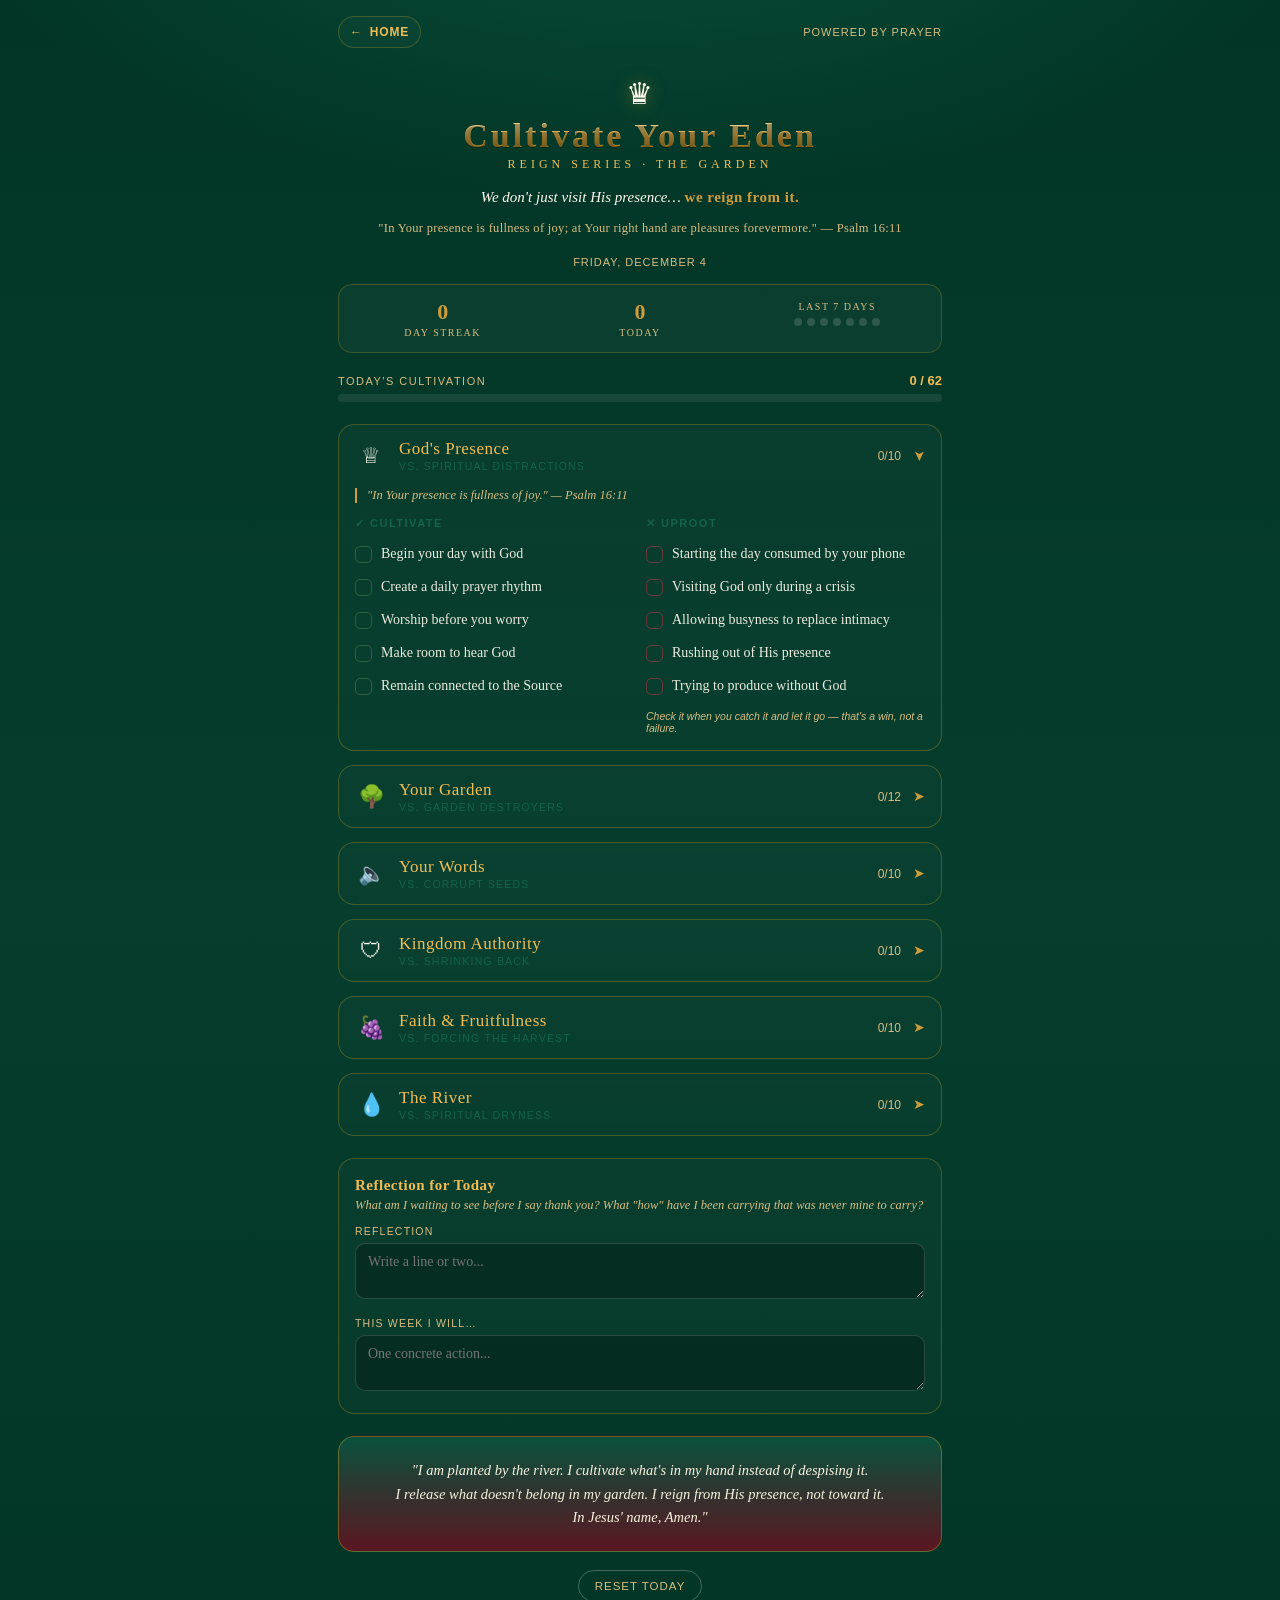
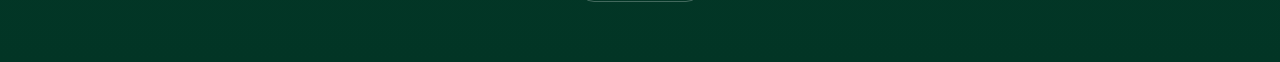
<file: Cultivate Your Eden.html>
<!DOCTYPE html>
<html lang="en">
<head>
<meta charset="UTF-8">
<meta name="viewport" content="width=device-width, initial-scale=1.0">
<meta name="theme-color" content="#063d2d">
<link rel="icon" type="image/png" sizes="32x32" href="./images/icons/favicon-32x32.png?v=3">
<link rel="apple-touch-icon" sizes="180x180" href="./images/icons/apple-touch-icon.png?v=3">
<link rel="manifest" href="./site.webmanifest?v=4">
<title>Cultivate Your Eden | Powered by Prayer</title>
<style>
  :root{
    --navy:#063d2d;
    --navy-2:#0a513d;
    --forest:#023525;
    --forest-2:#063d2d;
    --gold:#cf9d3b;
    --gold-light:#f0bd55;
    --cream:#f8f1df;
    --crimson:#0a513d;
    --crimson-light:#14634b;
    --leaf:#14634b;
    --ink:#fffaf0;
    --muted:#d8bd83;
  }
  *{box-sizing:border-box;}
  html,body{margin:0;padding:0;}
  body{
    background:
      radial-gradient(1200px 600px at 50% -10%, #0a513d 0%, transparent 60%),
      linear-gradient(180deg,var(--forest) 0%, var(--navy) 55%, var(--forest) 100%);
    color:var(--ink);
    font-family: 'Iowan Old Style','Palatino Linotype',Georgia,serif;
    min-height:100vh;
    padding:0 0 60px 0;
  }
  .wrap{max-width:640px;margin:0 auto;padding:28px 18px 0;}

  .page-nav{
    max-width:640px;margin:0 auto;padding:16px 18px 0;
    display:flex;align-items:center;justify-content:space-between;gap:12px;
    font-family:'Helvetica Neue',Arial,sans-serif;
  }
  .home-link{
    display:inline-flex;align-items:center;gap:7px;color:var(--gold-light);
    font-size:12px;font-weight:600;letter-spacing:.8px;text-decoration:none;
    text-transform:uppercase;padding:8px 11px;border-radius:999px;
    border:1px solid rgba(201,162,39,.28);background:rgba(255,255,255,.025);
    transition:border-color .2s ease,background .2s ease,color .2s ease;
  }
  .home-link:hover,.home-link:focus-visible{
    color:var(--cream);border-color:rgba(201,162,39,.65);background:rgba(201,162,39,.08);
  }
  .home-link:focus-visible{outline:2px solid var(--gold);outline-offset:3px;}
  .page-brand{color:var(--muted);font-size:11px;letter-spacing:1px;text-transform:uppercase;}

  /* Header */
  .crown{font-size:30px;text-align:center;letter-spacing:2px;filter:drop-shadow(0 0 8px rgba(201,162,39,.5));}
  h1{
    text-align:center;font-size:34px;letter-spacing:3px;margin:6px 0 2px;
    background:linear-gradient(180deg,#f3e3a8,var(--gold) 55%,#8a6c14);
    -webkit-background-clip:text;background-clip:text;color:transparent;
    text-shadow:0 1px 0 rgba(0,0,0,.3);
    font-weight:700;
  }
  .kicker{text-align:center;color:var(--gold-light);letter-spacing:4px;font-size:12px;text-transform:uppercase;margin-bottom:14px;font-family:Georgia,serif;}
  .tagline{text-align:center;font-style:italic;color:var(--ink);font-size:15px;line-height:1.5;margin:10px auto 4px;max-width:420px;}
  .tagline b{color:var(--gold);font-style:normal;letter-spacing:.5px;}
  .verse{text-align:center;color:var(--muted);font-size:12.5px;margin-bottom:20px;letter-spacing:.3px;}

  /* Stats bar */
  .stats{
    display:flex;gap:10px;background:rgba(255,255,255,.03);
    border:1px solid rgba(201,162,39,.25);border-radius:14px;
    padding:14px 10px;margin-bottom:20px;
  }
  .stat{flex:1;text-align:center;}
  .stat .num{font-size:22px;color:var(--gold);font-weight:700;}
  .stat .lbl{font-size:10px;color:var(--muted);text-transform:uppercase;letter-spacing:1.5px;margin-top:2px;}
  .dots{display:flex;justify-content:center;gap:5px;margin-top:6px;}
  .dot{width:8px;height:8px;border-radius:50%;background:rgba(255,255,255,.15);}
  .dot.on{background:var(--gold);box-shadow:0 0 6px rgba(201,162,39,.7);}

  .overall{margin-bottom:22px;}
  .overall-top{display:flex;justify-content:space-between;align-items:baseline;margin-bottom:6px;}
  .overall-top span{font-family:'Helvetica Neue',Arial,sans-serif;font-size:11px;letter-spacing:1.5px;text-transform:uppercase;color:var(--muted);}
  .overall-top strong{color:var(--gold-light);font-size:13px;font-family:'Helvetica Neue',Arial,sans-serif;}
  .bar-track{height:8px;border-radius:5px;background:rgba(255,255,255,.08);overflow:hidden;}
  .bar-fill{height:100%;background:linear-gradient(90deg,var(--leaf),var(--gold));border-radius:5px;transition:width .4s ease;}

  /* Category card */
  .cat{
    border:1px solid rgba(201,162,39,.3);
    border-radius:16px;overflow:hidden;margin-bottom:14px;
    background:linear-gradient(180deg, rgba(255,255,255,.025), rgba(255,255,255,.01));
  }
  .cat-head{
    display:flex;align-items:center;gap:12px;padding:14px 16px;cursor:pointer;
    user-select:none;
  }
  .cat-icon{font-size:22px;width:32px;text-align:center;}
  .cat-title{flex:1;}
  .cat-title .name{font-size:17px;color:var(--gold-light);letter-spacing:.5px;}
  .cat-title .anti{font-size:10.5px;color:var(--crimson-light);text-transform:uppercase;letter-spacing:1.2px;font-family:'Helvetica Neue',Arial,sans-serif;margin-top:1px;}
  .cat-progress{font-family:'Helvetica Neue',Arial,sans-serif;font-size:12px;color:var(--muted);white-space:nowrap;}
  .chev{color:var(--gold);transition:transform .25s ease;font-size:14px;}
  .cat.open .chev{transform:rotate(90deg);}

  .cat-body{max-height:0;overflow:hidden;transition:max-height .35s ease;}
  .cat.open .cat-body{max-height:1400px;}
  .cat-inner{padding:2px 16px 16px;}
  .verse-line{font-size:12.5px;font-style:italic;color:var(--muted);border-left:2px solid var(--gold);padding-left:10px;margin:0 0 14px;}

  .cols{display:grid;grid-template-columns:1fr 1fr;gap:12px;}
  @media (max-width:480px){.cols{grid-template-columns:1fr;}}

  .col h4{
    font-family:'Helvetica Neue',Arial,sans-serif;font-size:11px;letter-spacing:1.5px;text-transform:uppercase;
    margin:0 0 8px;display:flex;align-items:center;gap:6px;
  }
  .col.cultivate h4{color:var(--leaf);}
  .col.uproot h4{color:var(--crimson-light);}

  .item{
    display:flex;align-items:flex-start;gap:9px;padding:7px 0;cursor:pointer;
    font-size:14px;line-height:1.35;
  }
  .box{
    width:17px;height:17px;min-width:17px;border-radius:5px;margin-top:1px;
    border:1.5px solid rgba(255,255,255,.3);display:flex;align-items:center;justify-content:center;
    transition:all .2s ease;
  }
  .col.cultivate .box{border-color:rgba(74,122,79,.6);}
  .col.uproot .box{border-color:rgba(168,56,74,.6);}
  .item.checked .box{background:var(--leaf);border-color:var(--leaf);}
  .col.uproot .item.checked .box{background:var(--crimson-light);border-color:var(--crimson-light);}
  .box svg{width:11px;height:11px;opacity:0;transform:scale(.5);transition:all .15s ease;}
  .item.checked .box svg{opacity:1;transform:scale(1);}
  .item span.txt{color:var(--ink);opacity:.92;}
  .item.checked span.txt{opacity:.55;text-decoration:line-through;text-decoration-color:rgba(255,255,255,.3);}

  .uproot-note{font-size:10.5px;color:var(--muted);font-family:'Helvetica Neue',Arial,sans-serif;margin:8px 0 0;font-style:italic;}

  /* Reflection */
  .reflect{
    border:1px solid rgba(201,162,39,.3);border-radius:16px;padding:18px 16px;margin:22px 0 14px;
    background:rgba(255,255,255,.02);
  }
  .reflect h3{margin:0 0 4px;color:var(--gold-light);font-size:15px;letter-spacing:.5px;}
  .reflect p.sub{font-size:12.5px;color:var(--muted);margin:0 0 12px;font-style:italic;}
  textarea{
    width:100%;background:rgba(0,0,0,.25);border:1px solid rgba(255,255,255,.15);
    border-radius:10px;color:var(--ink);padding:10px 12px;font-family:inherit;font-size:14px;
    resize:vertical;min-height:56px;
  }
  textarea:focus{outline:none;border-color:var(--gold);}
  label.fieldlabel{display:block;font-family:'Helvetica Neue',Arial,sans-serif;font-size:10.5px;letter-spacing:1.2px;text-transform:uppercase;color:var(--muted);margin:14px 0 6px;}
  label.fieldlabel:first-of-type{margin-top:0;}

  /* Declaration */
  .decl{
    text-align:center;padding:22px 18px;border-radius:16px;margin:22px 0 10px;
    background:linear-gradient(180deg,var(--crimson),#5a1621);
    border:1px solid rgba(201,162,39,.4);
  }
  .decl p{font-style:italic;color:var(--cream);font-size:14.5px;line-height:1.6;margin:0;}

  .footer-row{display:flex;justify-content:center;gap:12px;margin-top:18px;}
  button.reset{
    background:transparent;border:1px solid rgba(255,255,255,.25);color:var(--muted);
    font-family:'Helvetica Neue',Arial,sans-serif;font-size:11.5px;letter-spacing:1px;
    padding:9px 16px;border-radius:20px;cursor:pointer;transition:all .2s ease;text-transform:uppercase;
  }
  button.reset:hover{border-color:var(--crimson-light);color:var(--crimson-light);}
  button.reset.confirming{border-color:var(--crimson-light);color:var(--crimson-light);background:rgba(122,31,46,.15);}

  .saved-flag{
    position:fixed;bottom:16px;left:50%;transform:translateX(-50%) translateY(20px);
    background:var(--gold);color:#241b02;font-family:'Helvetica Neue',Arial,sans-serif;
    font-size:12px;font-weight:600;padding:8px 16px;border-radius:20px;
    opacity:0;transition:all .3s ease;pointer-events:none;letter-spacing:.5px;
  }
  .saved-flag.show{opacity:1;transform:translateX(-50%) translateY(0);}

  .date-pill{
    text-align:center;font-family:'Helvetica Neue',Arial,sans-serif;font-size:11px;
    color:var(--muted);letter-spacing:1px;text-transform:uppercase;margin-bottom:16px;
  }
</style>
</head>
<body>
<nav class="page-nav" aria-label="Page navigation">
  <a class="home-link" href="./index.html" aria-label="Back to Powered by Prayer home">
    <span aria-hidden="true">&#8592;</span>
    <span>Home</span>
  </a>
  <span class="page-brand">Powered by Prayer</span>
</nav>
<div class="wrap">
  <div class="crown">&#9819;</div>
  <h1>Cultivate Your Eden</h1>
  <div class="kicker">Reign Series &middot; The Garden</div>
  <p class="tagline">We don't just visit His presence&hellip; <b>we reign from it.</b></p>
  <p class="verse">"In Your presence is fullness of joy; at Your right hand are pleasures forevermore." — Psalm 16:11</p>

  <div class="date-pill" id="datePill"></div>

  <div class="stats">
    <div class="stat">
      <div class="num" id="streakNum">0</div>
      <div class="lbl">Day Streak</div>
    </div>
    <div class="stat">
      <div class="num" id="todayNum">0</div>
      <div class="lbl">Today</div>
    </div>
    <div class="stat">
      <div class="lbl" style="margin-bottom:6px;">Last 7 Days</div>
      <div class="dots" id="weekDots"></div>
    </div>
  </div>

  <div class="overall">
    <div class="overall-top"><span>Today's Cultivation</span><strong id="overallText">0 / 0</strong></div>
    <div class="bar-track"><div class="bar-fill" id="overallBar" style="width:0%"></div></div>
  </div>

  <div id="categories"></div>

  <div class="reflect">
    <h3>Reflection for Today</h3>
    <p class="sub">What am I waiting to see before I say thank you? What "how" have I been carrying that was never mine to carry?</p>
    <label class="fieldlabel">Reflection</label>
    <textarea id="reflection" placeholder="Write a line or two..."></textarea>
    <label class="fieldlabel">This week I will&hellip;</label>
    <textarea id="commitment" placeholder="One concrete action..."></textarea>
  </div>

  <div class="decl">
    <p>"I am planted by the river. I cultivate what's in my hand instead of despising it.<br>I release what doesn't belong in my garden. I reign from His presence, not toward it.<br>In Jesus' name, Amen."</p>
  </div>

  <div class="footer-row">
    <button class="reset" id="resetBtn">Reset Today</button>
  </div>
</div>

<div class="saved-flag" id="savedFlag">Saved</div>

<script>
const DATA = [
  { key:'presence', name:"God's Presence", anti:'Spiritual Distractions', icon:'&#9813;',
    verse:'"In Your presence is fullness of joy." — Psalm 16:11',
    cultivate:['Begin your day with God','Create a daily prayer rhythm','Worship before you worry','Make room to hear God','Remain connected to the Source'],
    uproot:['Starting the day consumed by your phone','Visiting God only during a crisis','Allowing busyness to replace intimacy','Rushing out of His presence','Trying to produce without God'] },
  { key:'garden', name:'Your Garden', anti:'Garden Destroyers', icon:'&#127795;',
    verse:'"Above all else, guard your heart, for everything you do flows from it." — Proverbs 4:23',
    cultivate:['Guard your heart','Protect your peace','Water the Word daily','Cultivate gratitude','Remove unhealthy weeds','Be intentional about your environment'],
    uproot:['Bitterness and unforgiveness','Entertaining confusion','Feeding fear and negativity','Constant complaining','Ignoring unhealthy patterns','Allowing everyone access to your garden'] },
  { key:'words', name:'Your Words', anti:'Corrupt Seeds', icon:'&#128264;',
    verse:'"The tongue has the power of life and death." — Proverbs 18:21',
    cultivate:['Speak life','Declare God\u2019s promises','Speak with faith','Encourage others','Praise before you see it'],
    uproot:['Speaking death over yourself','Rehearsing the problem repeatedly','Agreeing with fear','Gossip and harmful conversations','Complaining while you wait'] },
  { key:'authority', name:'Kingdom Authority', anti:'Shrinking Back', icon:'&#128737;',
    verse:'"I have given you authority... nothing will harm you." — Luke 10:19',
    cultivate:['Know who you are in Christ','Walk in humility and boldness','Use your authority through prayer','Obey God with confidence','Take responsibility for your territory'],
    uproot:['Questioning what God has already spoken','Confusing humility with hiding','Giving fear authority over your decisions','Delayed obedience','Waiting for someone else to cultivate it'] },
  { key:'faith', name:'Faith & Fruitfulness', anti:'Forcing the Harvest', icon:'&#127815;',
    verse:'"Though the fig tree does not bud... yet I will rejoice." — Habakkuk 3:17\u201318',
    cultivate:['Trust God with the "how"','Stay planted','Give thanks while you wait','Rejoice before manifestation','Expect fruit in God\u2019s timing'],
    uproot:['Trying to control every outcome','Moving because growth feels slow','Complaining because you cannot see fruit','Depending only on physical evidence','Comparing your garden to someone else\u2019s'] },
  { key:'river', name:'The River', anti:'Spiritual Dryness', icon:'&#128167;',
    verse:'"Rivers of living water will flow from within." — John 7:38',
    cultivate:['Stay connected to Living Water','Allow God to refresh you','Let His presence flow through you','Carry life wherever you go','Trust the Source — not just the resource'],
    uproot:['Pouring from an empty place','Refusing to rest','Becoming a reservoir with no outflow','Allowing circumstances to stop your flow','Depending on people more than God'] },
];

const CHECK_SVG = '<svg viewBox="0 0 24 24" fill="none" stroke="white" stroke-width="3" stroke-linecap="round" stroke-linejoin="round"><polyline points="20 6 9 17 4 12"></polyline></svg>';

function todayStr(){
  const d = new Date();
  return d.getFullYear()+'-'+String(d.getMonth()+1).padStart(2,'0')+'-'+String(d.getDate()).padStart(2,'0');
}
function dateKey(d){
  return d.getFullYear()+'-'+String(d.getMonth()+1).padStart(2,'0')+'-'+String(d.getDate()).padStart(2,'0');
}
function fmtDisplay(){
  const d = new Date();
  return d.toLocaleDateString('en-US',{weekday:'long', month:'long', day:'numeric'});
}

let state = { checks:{}, reflection:'', commitment:'' };
let totalItems = 0;
DATA.forEach(c => totalItems += c.cultivate.length + c.uproot.length);
const STORAGE_PREFIX = 'pxp-eden:';

function readSavedDay(key){
  const value = window.localStorage.getItem(STORAGE_PREFIX + key);
  return value ? JSON.parse(value) : null;
}

function writeSavedDay(key, value){
  window.localStorage.setItem(STORAGE_PREFIX + key, JSON.stringify(value));
}

function showSaved(){
  const f = document.getElementById('savedFlag');
  f.classList.add('show');
  clearTimeout(showSaved._t);
  showSaved._t = setTimeout(()=>f.classList.remove('show'), 900);
}

async function loadToday(){
  try{
    const parsed = readSavedDay('checkin:'+todayStr());
    if(parsed){
      state = { checks: parsed.checks||{}, reflection: parsed.reflection||'', commitment: parsed.commitment||'' };
    }
  }catch(e){ /* no entry yet for today */ }
  document.getElementById('reflection').value = state.reflection;
  document.getElementById('commitment').value = state.commitment;
}

async function saveToday(){
  try{
    writeSavedDay('checkin:'+todayStr(), state);
    showSaved();
  }catch(e){ console.error('Storage error', e); }
}

function render(){
  const wrap = document.getElementById('categories');
  wrap.innerHTML = '';
  let todayChecked = 0;

  DATA.forEach((cat, ci) => {
    const catTotal = cat.cultivate.length + cat.uproot.length;
    let catChecked = 0;
    cat.cultivate.forEach((_,i)=>{ if(state.checks[cat.key+'-c-'+i]) catChecked++; });
    cat.uproot.forEach((_,i)=>{ if(state.checks[cat.key+'-u-'+i]) catChecked++; });
    todayChecked += catChecked;

    const el = document.createElement('div');
    el.className = 'cat' + (ci===0 ? ' open' : '');
    el.innerHTML = `
      <div class="cat-head" data-toggle="${cat.key}">
        <div class="cat-icon">${cat.icon}</div>
        <div class="cat-title">
          <div class="name">${cat.name}</div>
          <div class="anti">vs. ${cat.anti}</div>
        </div>
        <div class="cat-progress">${catChecked}/${catTotal}</div>
        <div class="chev">&#10148;</div>
      </div>
      <div class="cat-body">
        <div class="cat-inner">
          <p class="verse-line">${cat.verse}</p>
          <div class="cols">
            <div class="col cultivate">
              <h4>&#10003; Cultivate</h4>
              ${cat.cultivate.map((t,i)=>itemHtml(cat.key,'c',i,t)).join('')}
            </div>
            <div class="col uproot">
              <h4>&#10005; Uproot</h4>
              ${cat.uproot.map((t,i)=>itemHtml(cat.key,'u',i,t)).join('')}
              <p class="uproot-note">Check it when you catch it and let it go — that's a win, not a failure.</p>
            </div>
          </div>
        </div>
      </div>
    `;
    wrap.appendChild(el);
  });

  // stats
  document.getElementById('todayNum').textContent = todayChecked;
  document.getElementById('overallText').textContent = todayChecked + ' / ' + totalItems;
  document.getElementById('overallBar').style.width = Math.round((todayChecked/totalItems)*100) + '%';

  // bind toggles
  wrap.querySelectorAll('.cat-head').forEach(h=>{
    h.addEventListener('click', ()=>{
      h.closest('.cat').classList.toggle('open');
    });
  });
  wrap.querySelectorAll('.item').forEach(it=>{
    it.addEventListener('click', (e)=>{
      const id = it.getAttribute('data-id');
      state.checks[id] = !state.checks[id];
      saveToday();
      render();
      // keep the same category open after re-render
      const catKey = id.split('-')[0];
      const catEl = [...document.querySelectorAll('.cat-head')].find(h=>h.dataset.toggle===catKey);
      if(catEl) catEl.closest('.cat').classList.add('open');
    });
  });
}

function itemHtml(catKey, kind, idx, text){
  const id = catKey+'-'+kind+'-'+idx;
  const checked = !!state.checks[id];
  return `<div class="item ${checked?'checked':''}" data-id="${id}">
      <div class="box">${CHECK_SVG}</div>
      <span class="txt">${text}</span>
    </div>`;
}

async function computeStreakAndWeek(){
  const dots = document.getElementById('weekDots');
  dots.innerHTML = '';
  let streak = 0;
  let streakBroken = false;
  const dayResults = [];

  for(let i=0;i<7;i++){
    const d = new Date();
    d.setDate(d.getDate()-i);
    const key = 'checkin:'+dateKey(d);
    let hasActivity = false;
    try{
      const parsed = readSavedDay(key);
      if(parsed){
        const anyChecked = parsed.checks && Object.values(parsed.checks).some(v=>v);
        hasActivity = !!anyChecked;
      }
    }catch(e){ hasActivity = false; }
    dayResults.push(hasActivity);
    if(!streakBroken){
      if(hasActivity){ streak++; } else { streakBroken = true; }
    }
  }
  // render dots oldest->newest (reverse dayResults which is newest->oldest)
  dayResults.slice().reverse().forEach(has=>{
    const d = document.createElement('div');
    d.className = 'dot' + (has ? ' on' : '');
    dots.appendChild(d);
  });
  document.getElementById('streakNum').textContent = streak;
}

document.getElementById('reflection').addEventListener('input', (e)=>{
  state.reflection = e.target.value;
});
document.getElementById('reflection').addEventListener('blur', saveToday);
document.getElementById('commitment').addEventListener('input', (e)=>{
  state.commitment = e.target.value;
});
document.getElementById('commitment').addEventListener('blur', saveToday);

const resetBtn = document.getElementById('resetBtn');
let confirming = false;
resetBtn.addEventListener('click', async ()=>{
  if(!confirming){
    confirming = true;
    resetBtn.textContent = 'Tap again to confirm';
    resetBtn.classList.add('confirming');
    setTimeout(()=>{
      confirming = false;
      resetBtn.textContent = 'Reset Today';
      resetBtn.classList.remove('confirming');
    }, 3000);
    return;
  }
  state = { checks:{}, reflection:'', commitment:'' };
  document.getElementById('reflection').value = '';
  document.getElementById('commitment').value = '';
  await saveToday();
  render();
  computeStreakAndWeek();
  confirming = false;
  resetBtn.textContent = 'Reset Today';
  resetBtn.classList.remove('confirming');
});

document.getElementById('datePill').textContent = fmtDisplay();

(async function init(){
  await loadToday();
  render();
  computeStreakAndWeek();
})();
</script>
</body>
</html>
</file>
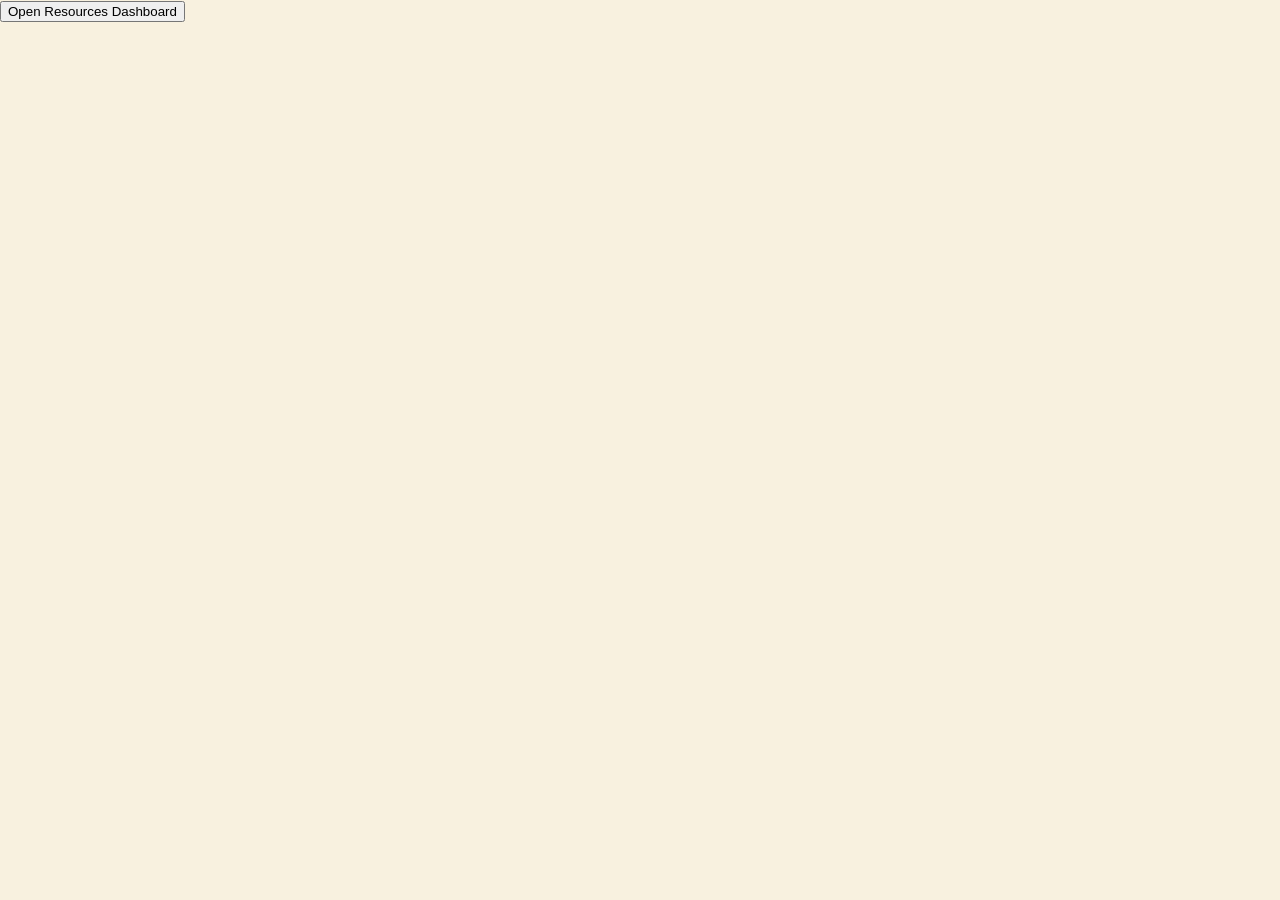
<file: resources-dashboard-embed.html>
<!doctype html>
<html lang="en">
<head>
  <meta charset="utf-8">
  <meta name="viewport" content="width=device-width,initial-scale=1">
  <title>PXP Resources Dashboard</title>

  <!-- PXP site theme + first-party PXP Flip Reader styles. -->
  <link rel="stylesheet" href="./page-2.css?v=79">
  <link rel="stylesheet" href="./lib/pxp-flip-reader/styles/reader.css?v=1">
</head>
<body>
  <!-- Attach this class to the Resources/Free Booklets card in another builder. -->
  <button class="study-library-trigger" type="button">Open Resources Dashboard</button>

  <!-- Level 1: Resources Dashboard. Level 2: Study Notes. Level 3: Month/files. -->
  <section class="library-modal" id="study-notes-library" role="dialog" aria-modal="true" aria-labelledby="library-title" hidden>
    <div class="library-modal-backdrop" data-library-close></div>
    <div class="library-shell" tabindex="-1">
      <header class="library-header">
        <div>
          <p class="kicker">Powered X Prayer Digital Library</p>
          <h2 id="library-title">Resources Dashboard</h2>
          <p>Study notes, e-books, and faith-building tools—all in one growing library.</p>
        </div>
        <button class="library-close" type="button" data-library-close aria-label="Close resources dashboard">×</button>
      </header>

      <section class="resources-home">
        <div class="resources-home-intro">
          <p class="library-label">Choose a collection</p>
          <h3>What would you like to explore?</h3>
          <p>Begin with Study Notes. Additional collections can be activated later.</p>
        </div>
        <div class="resource-type-grid">
          <button class="resource-type-card resource-type-study" type="button">
            <span>31 resources</span><strong>Study Notes</strong>
            <small>Browse teachings by month and open each note in the PXP reader.</small><b>Open collection →</b>
          </button>
          <button class="resource-type-card" type="button" disabled>
            <span>Coming next</span><strong>E-Books</strong>
            <small>A future shelf for devotionals, guides, and digital books.</small><b>In development</b>
          </button>
          <button class="resource-type-card" type="button" disabled>
            <span>Future collection</span><strong>Prayer Guides</strong>
            <small>Focused prayer resources organized for everyday use.</small><b>In development</b>
          </button>
        </div>
      </section>

      <div class="library-dashboard" hidden>
        <aside class="library-sidebar">
          <p class="library-label">Browse collection</p>
          <nav class="library-filters" aria-label="Filter study notes by month"></nav>
          <div class="library-stat"><strong>31</strong><span>Study notes indexed</span></div>
        </aside>
        <main class="library-main">
          <button class="library-back" type="button">← All Resources</button>
          <section class="flipbook-stage" aria-labelledby="reader-title">
            <div class="flipbook-copy">
              <p class="library-label">Selected study note</p>
              <h3 id="reader-title"></h3><p class="flipbook-date"></p>
              <a class="flipbook-open" href="#" target="_blank" rel="noopener noreferrer">Open Study Notes</a>
            </div>
            <!-- The first-party PXPFlipReader mounts here. -->
            <div id="pxp-study-reader" aria-live="polite"></div>
          </section>
          <section class="library-collection">
            <div class="library-collection-heading">
              <div><p class="library-label">The collection</p><h3>All Study Notes</h3></div>
              <span class="library-result-count"></span>
            </div>
            <div class="library-grid"></div>
          </section>
        </main>
      </div>
    </div>
  </section>

  <!-- app-v2.js supplies the resource/month/file data and dashboard interactions. -->
  <script src="./app-v2.js?v=20261013-public-community-only"></script>
  <!-- This module imports ./lib/pxp-flip-reader/index.js and mounts the reader. -->
  <script type="module" src="./resources-dashboard-reader.js?v=1"></script>
</body>
</html>
</file>
<file: page-2.css>
@import url('https://fonts.googleapis.com/css2?family=Cormorant+Garamond:wght@500;600;700&family=Montserrat:wght@400;500;600&display=swap');
:root{--green:#063d2d;--deep:#023525;--gold:#cf9d3b;--cream:#f8f1df;--paper:#fffaf0;--ink:#143c2d;--line:#d8bd83;--content-max:1440px;--serif:'Cormorant Garamond',Georgia,serif;--sans:Montserrat,Arial,sans-serif}
*{box-sizing:border-box}html{scroll-behavior:smooth}body{margin:0;background:var(--cream);color:var(--ink);font-family:var(--serif);font-size:17px}a{color:inherit;text-decoration:none}img{display:block;max-width:100%}.sr-only{position:absolute;width:1px;height:1px;padding:0;margin:-1px;overflow:hidden;clip:rect(0,0,0,0);white-space:nowrap;border:0}
.site-header{height:70px;padding:0 clamp(20px,3vw,48px);background:var(--green);color:#fff;display:flex;align-items:center;position:sticky;top:0;z-index:30;border-bottom:2px solid rgba(207,157,59,.8)}.brand{display:flex;align-items:center;gap:10px;font-size:26px;white-space:nowrap}.brand img{width:42px;height:42px;border-radius:50%;object-fit:cover}.brand b,.gold{color:var(--gold)}.main-nav{margin-left:auto;display:flex;align-items:center;gap:28px;font:500 13px var(--sans)}.main-nav a{padding:26px 0 20px;border-bottom:2px solid transparent;white-space:nowrap}.main-nav a:hover,.main-nav .active{color:#f4bd52;border-color:var(--gold)}.main-nav .nav-item-hidden{display:none!important}.nav-profile{border:1px solid var(--line)!important;width:34px;height:34px;border-radius:50%;display:grid;place-items:center;padding:0!important}.menu-toggle{display:none;margin-left:auto;background:none;border:0;padding:8px}.menu-toggle span:not(.sr-only){display:block;width:25px;height:2px;background:#fff;margin:5px}
.hero{position:relative;min-height:440px;overflow:hidden;border-bottom:1px solid var(--line);background:linear-gradient(110deg,#fffaf0 0%,#f8efd9 58%,#ead7ad 100%);display:grid;grid-template-columns:minmax(0,1fr) minmax(360px,.95fr);gap:clamp(28px,5vw,72px);align-items:center;padding:36px clamp(32px,5vw,72px)}.hero-copy{position:relative;z-index:2;width:100%;padding:6px 0}.eyebrow{display:inline-block;margin:0 0 20px;padding:7px 15px;border:1px solid #dfcfa9;border-radius:7px;font:600 11px var(--sans);text-transform:uppercase;letter-spacing:2px}.hero h1{margin:0;font-size:clamp(44px,5vw,68px);line-height:.87;letter-spacing:-2px}.hero h1 span{display:block}.hero-lede{font-size:22px;line-height:1.35;max-width:42ch;margin:24px 0}.hero-actions{display:flex;gap:18px}.button{padding:13px 24px;border-radius:5px;font:600 13px var(--sans);display:inline-flex;align-items:center;gap:14px;border:1px solid var(--green)}.button-primary{background:var(--green);color:white;box-shadow:0 7px 20px rgba(6,61,45,.2)}.button-light{background:rgba(255,250,240,.8)}.play{font-size:10px;border:1px solid;border-radius:50%;width:20px;height:20px;display:grid;place-items:center}.hero-video-panel{overflow:hidden;border:1px solid #dfcfa9;border-radius:12px;background:#fffaf0;box-shadow:0 18px 45px rgba(6,61,45,.16)}.hero-video-panel iframe{display:block;width:100%;aspect-ratio:16/9;border:0;background:#101010}.hero-video-panel span{display:block;padding:8px 12px;color:#b98a32;font:600 11px var(--sans);text-transform:uppercase;letter-spacing:1px}
.quick-bar{min-height:62px;display:flex;align-items:stretch;margin:-1px auto 0;background:#f1dfbd;border-bottom:1px solid var(--line)}.quick-bar a{display:flex;align-items:center;gap:9px;padding:11px 22px;border-right:1px solid rgba(125,83,32,.25);font-size:14px;line-height:1.05;background:rgba(255,255,255,.4)}.quick-bar a span{font-size:24px;color:var(--green)}.quick-bar p{margin:auto;text-align:center;text-transform:uppercase;letter-spacing:.6px;font-size:12px}.quick-bar small{display:block;margin-top:6px}.section-pad{padding:28px clamp(28px,4vw,60px)}
.pathways{display:grid;grid-template-columns:repeat(5,1fr);gap:18px;background:#fbf6e8}.pathways article{min-height:225px;background:linear-gradient(145deg,#0a513d,#023526);color:#fff7e9;border:1px solid #c49b4d;border-radius:10px;padding:19px 17px;display:flex;flex-direction:column;box-shadow:0 4px 12px rgba(3,48,34,.16)}.card-icon{float:left;color:#e0ac4e;font-size:30px;margin-right:10px}.pathways h3{font-size:23px;line-height:.95;margin:0 0 14px}.pathways p{font-size:15px;line-height:1.25;margin:0 0 16px}.pathways article>a{margin-top:auto;background:var(--paper);color:var(--ink);padding:9px;border-radius:4px;text-align:center;font-size:14px;font-weight:600}
.transformation{padding:25px clamp(28px,3.4vw,48px) 20px;background:linear-gradient(135deg,#064332,#022f23);color:white}.section-heading{display:flex;align-items:end;justify-content:space-between;margin-bottom:15px}.section-heading h2{font-size:38px;line-height:1;margin:0}.section-heading p{margin:3px 0;font-size:16px}.kicker{font:600 10px var(--sans);text-transform:uppercase;letter-spacing:1.8px;color:var(--gold)}.outline-button{border:1px solid var(--gold);border-radius:5px;padding:9px 25px;color:#f9deb0;font-size:14px}.series-grid{display:grid;grid-template-columns:repeat(8,1fr);gap:10px}.series-grid article{position:relative;overflow:hidden;border:1px solid var(--gold);border-radius:8px;background:var(--cream);color:#1e362c;text-align:center;display:flex;flex-direction:column}.series-grid img{height:140px;width:100%;object-fit:cover;filter:saturate(.7) sepia(.18)}.series-grid h3{position:absolute;top:8px;left:0;right:0;margin:0;color:#f4c56b;text-transform:uppercase;font-size:22px;text-shadow:0 2px 5px #000}.series-grid p{font-size:13px;line-height:1.2;min-height:52px;margin:12px 5px}.series-grid a{font-size:12px;text-decoration:underline;margin:auto 0 12px}.benefits{margin-top:18px;border-radius:9px;background:var(--cream);color:#3f3b2c;display:grid;grid-template-columns:repeat(4,1fr);padding:12px}.benefits span{display:flex;gap:10px;align-items:center;justify-content:center;border-right:1px solid #ddcda7;font-size:13px}.benefits span:last-child{border:0}
.shop{background:#fbf5e5}.section-heading.light h2{font-size:38px;margin:0}.section-heading.light .outline-button{color:var(--ink);border-color:#b58b43}.shop-grid{display:grid;grid-template-columns:repeat(7,1fr);gap:14px}.shop-grid article{border:1px solid #ddc89d;border-radius:7px;background:#fffaf0;text-align:center;overflow:hidden;padding-bottom:12px}.shop-grid img,.shop-art{width:100%;height:145px;object-fit:cover}.shop-art{display:grid;place-items:center;background:linear-gradient(145deg,#dac7a2,#f7edda);font-weight:700;font-size:21px;line-height:1;color:#173d2f}.shop-art.apparel{background:linear-gradient(120deg,#183d2e 0 48%,#141a17 48%);color:#d8aa4d;font-family:var(--serif);font-style:italic}.shop-art.book{background:linear-gradient(135deg,#101e1a,#7d552d);color:#e7bb62}.shop-art.wealth{background:radial-gradient(circle,#d7b15e,#0d4937 4%,#082f25 60%);color:#efcb76;font-size:38px}.shop-art.guide{background:linear-gradient(145deg,#f9f2df,#cbb78d);color:#403822}.shop-grid h3{font-size:18px;line-height:.9;min-height:34px;margin:11px 4px 5px}.shop-grid a{text-decoration:underline;font-size:13px}
footer{background:var(--deep);color:#fff7e5}.values{padding:18px clamp(28px,4vw,60px);display:grid;grid-template-columns:repeat(4,1fr);gap:25px;border-bottom:1px solid rgba(207,157,59,.5)}.values>div{display:flex;align-items:center;gap:14px}.values i{width:44px;height:44px;display:grid;place-items:center;border:1px dotted var(--gold);border-radius:50%;font-style:normal;color:var(--gold);font-size:25px}.values b{display:block;font-size:20px;color:#f1d7a0}.values small{display:block;line-height:1.2;font-size:13px}.footer-bottom{display:grid;grid-template-columns:max-content minmax(0,1fr);column-gap:clamp(32px,6vw,96px);align-items:center;padding:12px clamp(28px,4vw,60px)}.footer-bottom b{font-size:17px}.footer-bottom p{margin:2px 0;font-size:11px}.subscribe-form{display:flex}.subscribe-form input{min-width:0;flex:1;padding:12px;border:0;background:#f8f1df}.subscribe-form button{border:0;background:#d7a245;padding:0 18px;color:#1e352c}.social p{white-space:nowrap}.social a{display:inline-flex;align-items:center;justify-content:center;width:44px;height:44px;margin:8px 10px;border:1px solid rgba(207,157,59,.5);border-radius:50%;font-family:var(--sans);font-size:20px;color:#f1d7a0;transition:background .2s,color .2s}.social a:hover{background:rgba(207,157,59,.3);color:#fff}blockquote{margin:0;color:#e7c881;font-style:italic;font-size:16px;line-height:1.1;white-space:nowrap;overflow:hidden;text-overflow:ellipsis}blockquote small{display:block;text-transform:uppercase;letter-spacing:2px;font-size:9px;margin-top:5px}
@media(max-width:1050px){.main-nav{gap:16px}.pathways{grid-template-columns:repeat(3,1fr)}.series-grid{grid-template-columns:repeat(4,1fr)}.shop-grid{grid-template-columns:repeat(4,1fr)}.hero{grid-template-columns:minmax(0,1fr) minmax(320px,.9fr);gap:28px}.hero-copy{width:100%}}
@media(max-width:720px){body{font-size:16px}.site-header{height:62px;padding:0 18px}.brand{font-size:22px}.brand img{width:38px;height:38px}.menu-toggle{display:block}.main-nav{display:none;position:absolute;top:62px;left:0;right:0;background:var(--green);padding:12px 22px 22px;flex-direction:column;align-items:stretch;gap:0}.main-nav.open{display:flex}.main-nav a,.main-nav a:nth-child(2),.main-nav a:nth-child(6){display:block;padding:12px;border-bottom:1px solid rgba(255,255,255,.12)}.nav-profile{display:none!important}.hero{min-height:auto;grid-template-columns:1fr;padding:30px 22px;gap:24px}.hero-copy{width:100%;padding:0}.hero-video-panel{order:2}.hero h1{font-size:47px}.hero-lede{font-size:17px}.hero-actions{gap:10px;flex-wrap:wrap}.button{padding:12px 16px}.quick-bar{overflow-x:auto}.quick-bar a{min-width:145px}.quick-bar p{display:none}.pathways{grid-template-columns:1fr;padding:22px}.pathways article{min-height:210px}.series-grid{grid-template-columns:repeat(2,1fr);gap:9px}.transformation{padding:26px 18px}.section-heading{align-items:flex-start;gap:15px}.section-heading h2,.section-heading.light h2{font-size:32px}.section-heading .outline-button{padding:8px 10px;white-space:nowrap}.series-grid img{height:130px}.benefits{grid-template-columns:1fr 1fr;gap:12px}.benefits span{border:0;justify-content:flex-start}.shop{padding:26px 18px}.shop-grid{grid-template-columns:repeat(2,1fr)}.values{grid-template-columns:1fr 1fr;padding:22px 18px}.footer-bottom{grid-template-columns:1fr;padding:22px 18px}.footer-bottom blockquote{border-top:1px solid rgba(207,157,59,.4);padding-top:16px}}
@media(max-width:390px){.brand span{font-size:19px}.hero h1{font-size:42px}.eyebrow{font-size:9px}.series-grid{grid-template-columns:1fr 1fr}.values{grid-template-columns:1fr}.shop-grid{gap:8px}.shop-grid img,.shop-art{height:125px}}

/* Page 1-inspired hero buttons, adapted to the Page 2 palette. */
.hero-actions{
  display:grid;
  grid-template-columns:repeat(3,minmax(0,1fr));
  gap:11px;
  width:min(100%,31rem);
  margin-top:18px;
}
.hero-actions .button{
  position:relative;
  justify-content:center;
  min-height:52px;
  padding:11px 18px;
  overflow:hidden;
  border:1px solid rgba(207,157,59,.72);
  border-radius:8px;
  font:600 clamp(13px,.3vw + 12px,15px) var(--sans);
  letter-spacing:.01em;
  text-align:center;
  transition:transform .22s ease,box-shadow .22s ease,background-color .22s ease;
}
.hero-actions .button-primary{
  grid-column:1/-1;
  background:var(--green);
  color:#fff;
  box-shadow:0 0 0 1px rgba(207,157,59,.12),0 10px 24px rgba(6,61,45,.2),0 0 12px rgba(207,157,59,.14);
}
.hero-actions .button-primary::after{
  content:"";
  position:absolute;
  inset:-45% auto -45% -35%;
  width:34%;
  transform:rotate(18deg);
  background:linear-gradient(90deg,transparent,rgba(255,255,255,.38),transparent);
  animation:page-two-button-shine 2.8s ease-in-out infinite;
  pointer-events:none;
}
.hero-actions .button-light{
  width:100%;
  min-width:0;
  padding-inline:10px;
  background:var(--paper);
  color:var(--green);
  box-shadow:0 8px 18px rgba(6,61,45,.11);
}
.hero-actions .hero-secondary-button{gap:7px}
.hero-actions .button:hover{
  transform:translateY(-2px);
  box-shadow:0 12px 26px rgba(6,61,45,.22);
}
@keyframes page-two-button-shine{
  0%,58%{left:-45%;opacity:0}
  68%{opacity:1}
  100%{left:120%;opacity:0}
}
@media(max-width:720px){
  .hero-actions{grid-template-columns:1fr;width:100%}
  .hero-actions .button-primary,.hero-actions .button-light{grid-column:1;width:100%}
}

.scripture-divider{
  min-height:42px;
  padding:6px clamp(18px,4vw,60px);
  align-items:center;
  justify-content:center;
  border-top:1px solid rgba(207,157,59,.36);
  border-bottom:1px solid rgba(207,157,59,.42);
  background:rgba(241,223,189,.72);
}
.scripture-divider p{
  display:block;
  width:100%;
  margin:0;
  text-align:center;
  font-size:11px;
  line-height:1.25;
  letter-spacing:.75px;
}
.scripture-divider small{
  display:block;
  margin:3px 0 0;
  font-size:9px;
  white-space:nowrap;
}
@media(max-width:720px){
  .scripture-divider{min-height:38px;overflow:visible;padding-block:6px}
  .scripture-divider p{display:block;font-size:10px}
  .scripture-divider small{display:block;margin:3px 0 0}
}

/* Minimal Page 2 pathway cards. */
.pathways{
  gap:14px;
  padding-block:22px;
}
.pathways article{
  min-height:190px;
  padding:17px 14px 14px;
  align-items:center;
  justify-content:flex-start;
  text-align:center;
  transform:translateZ(0) scale(1);
  transform-origin:center;
  transition:transform .24s ease,box-shadow .24s ease,border-color .24s ease;
  will-change:transform;
}
.pathways .card-icon{display:none}
.pathways h3{
  margin:0 0 10px;
  font-size:21px;
  line-height:1;
}
.pathways p{
  margin:0 0 13px;
  font-size:13px;
  line-height:1.25;
}
.pathways article>a{
  width:100%;
  margin-top:auto;
  padding:8px 7px;
  font-size:12px;
}
@media(hover:hover) and (pointer:fine){
  .pathways article:hover{
    z-index:2;
    transform:translateY(-5px) scale(1.045);
    border-color:#efc76d;
    box-shadow:0 16px 32px rgba(3,48,34,.25);
  }
}

/* Square shop artwork and polished category CTAs. */
.shop-grid img{
  width:100%;
  height:auto;
  aspect-ratio:1/1;
  object-fit:cover;
  object-position:center;
}
.shop-grid article>a{
  position:relative;
  isolation:isolate;
  display:inline-flex;
  align-items:center;
  justify-content:center;
  min-width:92px;
  min-height:36px;
  margin-top:5px;
  padding:8px 13px;
  overflow:hidden;
  border:1px solid rgba(207,157,59,.72);
  border-radius:6px;
  background:var(--green);
  color:#fffaf0;
  font:600 11px var(--sans);
  text-decoration:none;
  box-shadow:0 6px 14px rgba(6,61,45,.15);
  transition:transform .2s ease,box-shadow .2s ease,background-color .2s ease;
}
.shop-grid article>a::after{
  content:"";
  position:absolute;
  inset:-45% auto -45% -45%;
  z-index:-1;
  width:38%;
  transform:rotate(18deg);
  background:linear-gradient(90deg,transparent,rgba(255,255,255,.5),transparent);
  animation:shop-cta-shine 4.2s ease-in-out infinite;
  pointer-events:none;
}
.shop-grid article:nth-child(2)>a::after{animation-delay:.35s}
.shop-grid article:nth-child(3)>a::after{animation-delay:.7s}
.shop-grid article:nth-child(4)>a::after{animation-delay:1.05s}
.shop-grid article:nth-child(5)>a::after{animation-delay:1.4s}
.shop-grid article:nth-child(6)>a::after{animation-delay:1.75s}
.shop-grid article>a:hover,
.shop-grid article>a:focus-visible{
  transform:translateY(-2px);
  background:#0a513d;
  box-shadow:0 9px 19px rgba(6,61,45,.24);
}
.shop-grid article>a:focus-visible{
  outline:3px solid rgba(207,157,59,.55);
  outline-offset:2px;
}
.shop-grid article>a:active{
  transform:translateY(1px) scale(.98);
  box-shadow:0 3px 8px rgba(6,61,45,.2);
}
@keyframes shop-cta-shine{
  0%,66%{left:-45%;opacity:0}
  72%{opacity:1}
  88%,100%{left:125%;opacity:0}
}
@media(prefers-reduced-motion:reduce){
  .shop-grid article>a::after{animation:none}
  .shop-grid article>a{transition:none}
}

/* Replace the mobile benefits panel with one softly rotating phrase. */
@media(max-width:720px){
  .benefits{
    position:relative;
    display:block;
    width:100%;
    height:46px;
    margin-top:6px;
    padding:0;
    overflow:hidden;
    border:0;
    border-radius:0;
    background:transparent;
    color:#fffaf0;
  }
  .benefits span{
    position:absolute;
    inset:0;
    display:flex;
    justify-content:center;
    align-items:center;
    gap:0;
    border:0;
    opacity:0;
    font:600 14px var(--sans);
    letter-spacing:.04em;
    text-align:center;
    text-shadow:0 2px 12px rgba(0,0,0,.22);
    animation:mobile-benefit-phrase 12s ease-in-out infinite;
  }
  .benefits span:nth-child(2){animation-delay:3s}
  .benefits span:nth-child(3){animation-delay:6s}
  .benefits span:nth-child(4){animation-delay:9s}
  .benefits i{display:none}
}
@keyframes mobile-benefit-phrase{
  0%{opacity:0;transform:translateY(8px)}
  6%,20%{opacity:1;transform:translateY(0)}
  25%,100%{opacity:0;transform:translateY(-8px)}
}
@media(max-width:720px) and (prefers-reduced-motion:reduce){
  .benefits span{animation:none;opacity:1;transform:none}
  .benefits span:not(:first-child){display:none}
}

/* Mobile hero actions: one full-width lead CTA, three equal secondary CTAs. */
@media(max-width:720px){
  .hero-actions{
    grid-template-columns:repeat(3,minmax(0,1fr));
    gap:8px;
  }
  .hero-actions .button-primary{
    grid-column:1/-1;
  }
  .hero-actions .button-light{
    grid-column:auto;
    min-height:48px;
    padding:8px 5px;
    gap:4px;
    font-size:clamp(10px,2.8vw,13px);
    line-height:1.08;
  }
.hero-actions .button-light span{
    flex:0 0 auto;
    font-size:12px;
  }
}

/* Keep the desktop hero paired while placing video before CTAs on mobile. */
@media(min-width:721px){
  .hero{
    grid-template-rows:auto auto;
    align-content:center;
    row-gap:0;
  }
  .hero-copy{
    grid-column:1;
    grid-row:1;
  }
  .hero-video-panel{
    grid-column:2;
    grid-row:1/3;
  }
  .hero-actions{
    grid-column:1;
    grid-row:2;
    align-self:start;
  }
}
@media(max-width:720px){
  .hero{
    grid-template-rows:auto;
    row-gap:18px;
  }
  .hero-copy{
    grid-column:1;
    grid-row:auto;
  }
  .hero-video-panel{
    grid-column:1;
    grid-row:auto;
    order:2;
  }
  .hero-actions{
    grid-column:1;
    grid-row:auto;
    order:3;
    margin-top:0;
  }
}
.pathways article:active{transform:translateY(-1px) scale(1.015)}
@media(max-width:720px){
  .pathways article{min-height:170px;padding:16px 14px 13px}
}

/* Seamless 365 Days of Transformation carousel. */

.series-marquee{position:relative;scrollbar-width:none;-ms-overflow-style:none}
.series-marquee::before,.series-marquee::after{content:'';position:absolute;top:0;bottom:0;width:40px;z-index:2;pointer-events:none;transition:opacity .3s}
.series-marquee::before{left:0;background:linear-gradient(to right,#064332,transparent)}
.series-marquee::after{right:0;background:linear-gradient(to left,#022f23,transparent)}
.series-marquee.scroll-left::before{opacity:0}
.series-marquee.scroll-right::after{opacity:0}
.series-marquee{cursor:grab}
.series-marquee:active{cursor:grabbing}
.series-marquee{
  width:100%;
  overflow-x:auto;
  overflow-y:hidden;
  padding:6px 0 14px;
  overscroll-behavior-inline:contain;
  scroll-snap-type:x proximity;
  scrollbar-width:none;
  -webkit-overflow-scrolling:touch;
  -webkit-mask-image:linear-gradient(90deg,transparent,#000 4%,#000 96%,transparent);
  mask-image:linear-gradient(90deg,transparent,#000 4%,#000 96%,transparent);
}
.series-marquee::-webkit-scrollbar{display:none}
.series-track{
  display:flex;
  width:max-content;
  gap:14px;
  animation:none;
}
.series-set{
  display:flex;
  gap:14px;
}
.series-set[aria-hidden="true"]{display:none}
.series-set.is-loop-clone[aria-hidden="true"]{display:flex}
.series-marquee.is-auto-moving{scroll-snap-type:none}
.series-marquee:hover .series-track,
.series-marquee:focus-within .series-track{
  animation-play-state:paused;
}
.series-set article{
  position:relative;
  flex:0 0 clamp(140px,16vw,200px);
  width:clamp(140px,16vw,200px);
  aspect-ratio:4/5;
  overflow:hidden;
  border:1px solid var(--gold);
  border-radius:10px;
  background:#0a3f30;
  box-shadow:0 8px 20px rgba(0,0,0,.18);
  scroll-snap-align:start;
}
.series-set article>a{
  position:relative;
  display:block;
  width:100%;
  height:100%;
  cursor:pointer;
  -webkit-user-drag:none;
}
.series-set img{
  width:100%;
  height:100%;
  object-fit:cover;
  transition:transform .28s ease,filter .28s ease;
  -webkit-user-drag:none;
}
.series-set article span{
  position:absolute;
  inset:auto 0 0;
  display:block;
  padding:34px 12px 11px;
  color:#fffaf0;
  text-align:left;
  background:linear-gradient(transparent,rgba(2,53,37,.94));
}
.series-set article small,
.series-set article strong{
  display:block;
}
.series-set article small{
  margin-bottom:2px;
  color:#f1c86d;
  font:600 10px var(--sans);
  letter-spacing:1.3px;
  text-transform:uppercase;
}
.series-set article strong{
  font:700 clamp(20px,2vw,27px) var(--serif);
  letter-spacing:.02em;
}
.series-set article em{
  display:block;
  min-height:24px;
  margin-top:2px;
  color:rgba(255,250,240,.9);
  font:normal 10px/1.15 var(--sans);
}
.series-set article b{
  display:inline-block;
  margin-top:6px;
  padding:5px 8px;
  border:1px solid rgba(241,200,109,.55);
  border-radius:5px;
  background:rgba(255,250,240,.14);
  color:#fffaf0;
  font:600 10px var(--sans);
}
.series-set article:hover img,
.series-set article:focus-within img{
  transform:scale(1.055);
  filter:brightness(1.06);
}
.series-set article a:focus-visible{
  outline:3px solid #fffaf0;
  outline-offset:-5px;
  border-radius:9px;
}
@keyframes series-loop{
  to{transform:translateX(calc(-50% - 7px))}
}
@media(max-width:720px){
  .series-set article{
    flex-basis:148px;
    width:148px;
  }
  .series-track{animation-duration:34s}
}
@media(prefers-reduced-motion:reduce){
  
.series-marquee{position:relative;scrollbar-width:none;-ms-overflow-style:none}
.series-marquee::before,.series-marquee::after{content:'';position:absolute;top:0;bottom:0;width:40px;z-index:2;pointer-events:none;transition:opacity .3s}
.series-marquee::before{left:0;background:linear-gradient(to right,#064332,transparent)}
.series-marquee::after{right:0;background:linear-gradient(to left,#022f23,transparent)}
.series-marquee.scroll-left::before{opacity:0}
.series-marquee.scroll-right::after{opacity:0}
.series-marquee{cursor:grab}
.series-marquee:active{cursor:grabbing}
.series-marquee{
    overflow-x:auto;
    mask-image:none;
    -webkit-mask-image:none;
  }
  .series-track{animation:none}
  .series-set[aria-hidden="true"]{display:none}
  .series-set img{transition:none}
}

@media(min-width:721px) and (pointer:fine){
  
.series-marquee{position:relative;scrollbar-width:none;-ms-overflow-style:none}
.series-marquee::before,.series-marquee::after{content:'';position:absolute;top:0;bottom:0;width:40px;z-index:2;pointer-events:none;transition:opacity .3s}
.series-marquee::before{left:0;background:linear-gradient(to right,#064332,transparent)}
.series-marquee::after{right:0;background:linear-gradient(to left,#022f23,transparent)}
.series-marquee.scroll-left::before{opacity:0}
.series-marquee.scroll-right::after{opacity:0}
.series-marquee{cursor:grab}
.series-marquee:active{cursor:grabbing}
.series-marquee{cursor:grab}
  .series-marquee.is-dragging{
    cursor:grabbing;
    user-select:none;
    scroll-snap-type:none;
  }
  .series-marquee.is-dragging .series-track{animation-play-state:paused}
}

/* Six-item Shop by Category grid. */
.shop-grid{grid-template-columns:repeat(6,minmax(0,1fr))}
.shop-grid img{
  height:155px;
  object-fit:cover;
  object-position:center;
  transition:transform .28s ease,filter .28s ease;
}
.shop-grid article{
  position:relative;
  transform:translateZ(0) scale(1);
  transform-origin:center;
  transition:transform .25s ease,box-shadow .25s ease,border-color .25s ease;
  will-change:transform;
}
.shop-grid article:hover{
  z-index:2;
  transform:translateY(-5px) scale(1.035);
  border-color:var(--gold);
  box-shadow:0 16px 30px rgba(6,61,45,.2);
}
.shop-grid article:hover img{
  transform:scale(1.075);
  filter:brightness(1.04);
}
.shop-grid article:active{transform:translateY(-1px) scale(1.012)}
@media(prefers-reduced-motion:reduce){
  .shop-grid article,.shop-grid img{transition:none}
  .shop-grid article:hover,.shop-grid article:hover img{transform:none}
}
@media(max-width:1050px){.shop-grid{grid-template-columns:repeat(3,minmax(0,1fr))}}
@media(max-width:720px){.shop-grid{grid-template-columns:repeat(2,minmax(0,1fr))}.shop-grid img{height:140px}}

.transformation .section-heading h2{
  font-size:clamp(27px,2.6vw,34px);
  line-height:1.04;
}

/* The artwork contains the month and title; retain only supporting copy and CTA. */
.series-set article span{
  display:block;
  padding:12px 10px 9px;
  background:transparent;
}
.series-set article small,
.series-set article strong{display:none}

/* Coming Soon cards — no image, show month + series name */
.series-coming-soon{
  position:relative;
  overflow:hidden;
}
.series-coming-soon>a{
  position:relative;
  display:block;
  width:100%;
  height:100%;
}
.series-coming-soon img{
  position:absolute;
  inset:0;
  width:100%;
  height:100%;
  object-fit:cover;
  z-index:0;
}
.series-coming-soon span{
  z-index:1;
}
.series-coming-soon span{
  position:absolute!important;
  inset:auto 0 0!important;
  display:block!important;
  padding:48px 10px 9px!important;
  background:linear-gradient(transparent,rgba(2,53,37,.96))!important;
}
.series-coming-soon small{
  display:block!important;
}
.series-coming-soon b{
  display:inline-block;
  margin-top:6px;
  padding:4px 12px;
  border:1px solid rgba(241,200,109,.5);
  border-radius:4px;
  font:600 10px var(--sans);
  color:#f1c86d;
  letter-spacing:.06em;
  text-transform:uppercase;
}

/* Keep ultrawide layouts composed while preserving the existing responsive flow. */
@media(min-width:1051px){
  .site-header{
    padding-inline:max(clamp(20px,3vw,48px),calc((100vw - var(--content-max))/2 + 28px));
  }
  .hero{
    width:100%;
    max-width:var(--content-max);
    margin-inline:auto;
    grid-template-columns:minmax(0,1fr) minmax(420px,620px);
    gap:clamp(32px,4vw,56px);
  }
  .hero-copy{max-width:620px}
  .hero-video-panel{
    width:100%;
    max-width:620px;
    justify-self:end;
  }
  .scripture-divider p{
    max-width:var(--content-max);
    margin-inline:auto;
  }
  .pathways{
    width:min(100%,var(--content-max));
    margin-inline:auto;
  }
  .transformation>.section-heading,
  .transformation>.series-marquee,
  .transformation>.benefits,
  .shop>.section-heading,
  .shop>.shop-grid,
  .values,
  .footer-bottom{
    width:100%;
    max-width:var(--content-max);
    margin-inline:auto;
  }
}

/* Mobile pathway carousel: one focused card with neighboring content in reach. */
@media(max-width:720px){
  .pathways{
    --mobile-card-width:min(82vw,320px);
    display:grid;
    grid-template-columns:none;
    grid-auto-flow:column;
    grid-auto-columns:var(--mobile-card-width);
    gap:14px;
    width:100%;
    padding:18px calc((100vw - var(--mobile-card-width))/2) 24px;
    overflow-x:auto;
    overflow-y:hidden;
    overscroll-behavior-inline:contain;
    scroll-snap-type:x mandatory;
    scroll-padding-inline:calc((100vw - var(--mobile-card-width))/2);
    scrollbar-width:none;
    -webkit-overflow-scrolling:touch;
    touch-action:pan-x pan-y;
  }
  .pathways::-webkit-scrollbar{display:none}
  .pathways article{
    width:100%;
    min-height:156px;
    height:156px;
    padding:15px 14px 13px;
    scroll-snap-align:center;
    scroll-snap-stop:always;
  }
  .pathways h3{
    margin-bottom:7px;
    font-size:20px;
  }
  .pathways p{
    margin-bottom:10px;
    font-size:12px;
    line-height:1.22;
  }
  .pathways article>a{
    min-height:34px;
    display:grid;
    place-items:center;
  }
}

/* On touch-sized screens, let visitors control the Transformation carousel. */
@media(max-width:720px){
  
.series-marquee{position:relative;scrollbar-width:none;-ms-overflow-style:none}
.series-marquee::before,.series-marquee::after{content:'';position:absolute;top:0;bottom:0;width:40px;z-index:2;pointer-events:none;transition:opacity .3s}
.series-marquee::before{left:0;background:linear-gradient(to right,#064332,transparent)}
.series-marquee::after{right:0;background:linear-gradient(to left,#022f23,transparent)}
.series-marquee.scroll-left::before{opacity:0}
.series-marquee.scroll-right::after{opacity:0}
.series-marquee{cursor:grab}
.series-marquee:active{cursor:grabbing}
.series-marquee{
    width:calc(100% + 36px);
    margin-inline:-18px;
    padding:6px 18px 16px;
    overflow-x:auto;
    overflow-y:hidden;
    overscroll-behavior-inline:contain;
    scroll-snap-type:x mandatory;
    scroll-padding-inline:18px;
    scrollbar-width:none;
    -webkit-overflow-scrolling:touch;
    -webkit-mask-image:none;
    mask-image:none;
    touch-action:pan-x pan-y;
  }
  .series-marquee::-webkit-scrollbar{display:none}
  .series-track{
    gap:0;
    animation:none;
  }
  .series-set{gap:14px}
  .series-set[aria-hidden="true"]{display:none}
  .series-set article{
    flex:0 0 min(72vw,260px);
    width:min(72vw,260px);
    scroll-snap-align:start;
    scroll-snap-stop:always;
  }
  .series-set article b{
    min-height:34px;
    display:inline-grid;
    place-items:center;
    padding-inline:12px;
  }
}

/* Keep category artwork square after all responsive image rules. */
.shop-grid img{
  height:auto;
  aspect-ratio:1/1;
}

/* Lightweight access gate for the private Page 2 preview. */
body.series-modal-open{overflow:hidden}.series-modal[hidden]{display:none}.series-modal{position:fixed;inset:0;z-index:100;display:grid;place-items:center;padding:clamp(14px,3vw,36px)}.series-modal-backdrop{position:absolute;inset:0;background:rgba(1,27,20,.84);backdrop-filter:blur(7px)}.series-modal-panel{position:relative;width:min(1240px,100%);max-height:calc(100vh - clamp(28px,6vw,72px));overflow:auto;padding:clamp(20px,3vw,38px);border:1px solid rgba(207,157,59,.72);border-radius:16px;outline:0;background:#f8f2e3;color:var(--ink);box-shadow:0 28px 80px rgba(0,0,0,.45)}.series-modal-header{display:flex;justify-content:space-between;gap:24px;margin-bottom:24px}.series-modal-header h2{margin:3px 0 7px;font-size:clamp(27px,3vw,42px);line-height:1}.series-modal-header p{margin:0}.series-modal-close{flex:0 0 42px;width:42px;height:42px;border:1px solid #b98a32;border-radius:50%;background:var(--green);color:#fff;cursor:pointer;font:300 30px/1 var(--sans)}.series-live-grid{display:grid;grid-template-columns:repeat(4,minmax(0,1fr));gap:16px}.series-live-card{overflow:hidden;border:1px solid #ded0ad;border-radius:12px;background:#fffdf8;box-shadow:0 8px 20px rgba(6,61,45,.1)}.series-live-card iframe{display:block;width:100%;aspect-ratio:16/9;border:0;background:#111}.series-live-card>div{padding:16px}.series-live-card h3{min-height:48px;margin:0 0 8px;color:#204d39;font-size:18px;line-height:1.25}.series-live-card p{margin:0 0 12px;color:#576652;font:14px/1.5 var(--sans)}.series-live-card .series-live-date{color:#b98a32;font-size:12px}.series-live-card a{display:inline-block;color:#315b43;font:600 13px var(--sans);text-decoration:underline}@media(max-width:1050px){.series-live-grid{grid-template-columns:repeat(2,minmax(0,1fr))}}@media(max-width:620px){.series-modal{padding:0;place-items:stretch}.series-modal-panel{max-height:100vh;border:0;border-radius:0;padding:20px 16px 28px}.series-modal-header{gap:12px}.series-live-grid{grid-template-columns:1fr}.series-live-card h3{min-height:0}}

html.beta-locked body{overflow:hidden}
html.beta-locked body>.site-header,
html.beta-locked body>main,
html.beta-locked body>footer{visibility:hidden}
.beta-gate[hidden]{display:none}
.beta-gate{
  position:fixed;
  inset:0;
  z-index:1000;
  display:grid;
  place-items:center;
  min-height:100dvh;
  padding:22px;
  background:
    radial-gradient(circle at 50% 18%,rgba(207,157,59,.2),transparent 34%),
    linear-gradient(145deg,#063d2d,#022f23);
  color:#fffaf0;
}
.beta-gate-panel{
  width:min(100%,410px);
  padding:clamp(26px,5vw,42px);
  border:1px solid rgba(207,157,59,.66);
  border-radius:16px;
  background:rgba(2,53,37,.88);
  box-shadow:0 28px 70px rgba(0,0,0,.34);
  text-align:center;
  backdrop-filter:blur(14px);
}
.beta-gate-panel>img{
  width:62px;
  height:62px;
  margin:0 auto 16px;
  border-radius:50%;
  object-fit:cover;
}
.beta-gate-kicker{
  margin:0 0 7px!important;
  color:#e4b653;
  font:600 10px var(--sans)!important;
  letter-spacing:2px;
  text-transform:uppercase;
}
.beta-gate-panel h1{
  margin:0 0 8px;
  font-size:clamp(34px,8vw,46px);
  line-height:1;
}
.beta-gate-panel>p:not(.beta-gate-kicker){
  max-width:31ch;
  margin:0 auto 22px;
  color:rgba(255,250,240,.82);
  font:400 14px/1.5 var(--sans);
}
.beta-gate-form{text-align:left}
.beta-gate-form label{
  display:block;
  margin-bottom:7px;
  color:#f2d89e;
  font:600 12px var(--sans);
}
.beta-password-field{
  display:grid;
  grid-template-columns:1fr auto;
  overflow:hidden;
  border:1px solid rgba(207,157,59,.72);
  border-radius:8px;
  background:#fffaf0;
}
.beta-password-field:focus-within{
  outline:3px solid rgba(228,182,83,.3);
  outline-offset:2px;
}
.beta-password-field input{
  min-width:0;
  min-height:48px;
  padding:11px 13px;
  border:0;
  outline:0;
  background:transparent;
  color:#143c2d;
  font:600 18px var(--sans);
  letter-spacing:.18em;
}
.beta-password-toggle{
  min-width:62px;
  border:0;
  border-left:1px solid rgba(207,157,59,.45);
  background:#f3e5c5;
  color:#143c2d;
  font:600 11px var(--sans);
  cursor:pointer;
}
.beta-gate-error{
  min-height:20px;
  margin:7px 0 4px!important;
  color:#ffd0c8!important;
  font:500 12px/1.35 var(--sans)!important;
}
.beta-gate-submit{
  width:100%;
  min-height:48px;
  border:1px solid #e0ad4a;
  border-radius:8px;
  background:#cf9d3b;
  color:#092f24;
  font:700 13px var(--sans);
  cursor:pointer;
  transition:transform .2s ease,background-color .2s ease,box-shadow .2s ease;
}
.beta-gate-submit:hover,
.beta-gate-submit:focus-visible{
  transform:translateY(-2px);
  background:#e1b253;
  box-shadow:0 10px 24px rgba(0,0,0,.2);
}
.beta-gate-submit:active{transform:translateY(1px)}
.beta-gate-back{
  display:inline-block;
  margin-top:18px;
  color:rgba(255,250,240,.78);
  font:500 12px var(--sans);
  text-decoration:underline;
  text-underline-offset:3px;
}
@media(prefers-reduced-motion:reduce){
  .beta-gate-submit{transition:none}
}

/* Reusable Shop by Category template popup. */
.shop-category-trigger{cursor:pointer}.shop-category-trigger:focus-visible{outline:3px solid var(--gold);outline-offset:3px}.shop-category-coming-soon{position:relative;isolation:isolate;color:#516259}.shop-category-coming-soon img{filter:saturate(.38) brightness(.88)}.shop-category-coming-soon::after{content:"";position:absolute;z-index:1;inset:0;background:linear-gradient(180deg,rgba(255,250,240,.04) 32%,rgba(255,250,240,.78) 100%);pointer-events:none}.shop-category-coming-soon h3,.shop-category-coming-soon>span{position:relative;z-index:2}.shop-category-coming-soon>span{display:inline-flex;align-items:center;justify-content:center;min-height:34px;margin:0 12px;padding:8px 12px;border:1px solid #cdb37b;border-radius:5px;background:#f5ead3;color:#745c2d;font:700 10px var(--sans);letter-spacing:1.1px;text-transform:uppercase}
.shop-category-trigger{cursor:pointer}.shop-category-trigger:focus-visible{outline:3px solid var(--gold);outline-offset:3px}
.shop-modal[hidden]{display:none}.shop-modal{position:fixed;inset:0;z-index:105;display:grid;place-items:center;padding:clamp(14px,3vw,36px)}.shop-modal-backdrop{position:absolute;inset:0;background:rgba(1,27,20,.86);backdrop-filter:blur(7px)}.shop-modal-panel{position:relative;width:min(1180px,100%);max-height:calc(100vh - clamp(28px,6vw,72px));overflow:auto;padding:clamp(20px,3vw,38px);border:1px solid rgba(207,157,59,.75);border-radius:16px;outline:0;background:#f8f2e3;color:var(--ink);box-shadow:0 28px 80px rgba(0,0,0,.45)}.shop-modal-header{display:flex;justify-content:space-between;gap:24px;margin-bottom:24px}.shop-modal-header h2{margin:3px 0 7px;font-size:clamp(30px,3vw,44px);line-height:1}.shop-modal-header p{margin:0}.shop-modal-close{flex:0 0 42px;width:42px;height:42px;border:1px solid #b98a32;border-radius:50%;background:var(--green);color:#fff;cursor:pointer;font:300 30px/1 var(--sans)}.shop-modal-grid{display:grid;grid-template-columns:repeat(auto-fill,minmax(200px,1fr));gap:16px}.shop-template-card{overflow:hidden;border:1px solid #dec795;border-radius:11px;background:#fffaf0;box-shadow:0 7px 18px rgba(6,61,45,.1)}.shop-template-card img{width:100%;aspect-ratio:1/1;object-fit:contain;background:#f0f0f0}.shop-template-card div{padding:12px}.shop-template-card small{color:#b48129;font:600 9px var(--sans);letter-spacing:1px;text-transform:uppercase}.shop-template-card h3{margin:4px 0;color:#174432;font-size:18px}.shop-template-card span{color:#667265;font:12px var(--sans)}
@media(max-width:980px){.shop-modal-grid{grid-template-columns:repeat(3,minmax(0,1fr))}}
@media(max-width:620px){.shop-modal{padding:0;place-items:stretch}.shop-modal-panel{max-height:100vh;border:0;border-radius:0;padding:20px 16px 28px}.shop-modal-header{gap:12px}.shop-modal-grid{grid-template-columns:repeat(2,minmax(0,1fr));gap:10px}}
.shop-template-card.is-apparel img{aspect-ratio:4/5;object-fit:cover;object-position:center}
/* Apparel subcategory selection */
.apparel-subcategory-grid{display:grid;grid-template-columns:repeat(4,minmax(0,1fr));grid-auto-rows:1fr;align-items:stretch;gap:12px;padding:0;grid-column:1/-1;margin-top:4px}
.apparel-subcategory-card{height:100%;overflow:hidden;border:1px solid #dec795;border-radius:11px;background:#fffaf0;box-shadow:0 7px 18px rgba(6,61,45,.1);cursor:pointer;transition:all .25s ease;font:inherit;text-align:left;color:inherit;padding:0;display:flex;flex-direction:column}
.apparel-subcategory-card:hover{border-color:#ae7c26;box-shadow:0 12px 26px rgba(6,61,45,.16)}
.apparel-subcategory-card:focus-visible{outline:3px solid #cf9d3b;outline-offset:3px}
.apparel-subcategory-card .apparel-subcategory-img{display:block;width:100%;aspect-ratio:4/5;overflow:hidden;background:#f7f2e8}
.apparel-subcategory-card .apparel-subcategory-img img{display:block;width:100%;height:100%;object-fit:cover;object-position:center}
.apparel-subcategory-card div{min-height:62px;padding:10px 12px;flex:1;display:flex;flex-direction:column;justify-content:flex-end}
.apparel-subcategory-card h3{margin:0 0 2px;color:#174432;font-size:16px;font-weight:700}
.apparel-back-btn{display:none;margin:0 0 16px;padding:10px 20px;border:1px solid rgba(207,157,59,.5);border-radius:8px;background:transparent;color:#cf9d3b;font:600 14px var(--sans);cursor:pointer;transition:all .2s ease;letter-spacing:.5px}
.apparel-back-btn:hover{background:rgba(207,157,59,.1);border-color:#cf9d3b}
.apparel-subcategory-card.coming-soon{opacity:.6;cursor:default}.apparel-subcategory-card.coming-soon:hover{transform:none;box-shadow:0 7px 18px rgba(6,61,45,.1)}.apparel-subcategory-card .coming-soon-icon{width:100%;aspect-ratio:4/5;display:flex;align-items:center;justify-content:center;background:#f0f0f0;border-radius:0}.apparel-subcategory-card .coming-soon-icon svg{width:40%;height:40%}
.shop-template-card.is-apparel{display:grid;height:100%;grid-template-rows:auto minmax(152px,1fr)}.shop-template-card.is-apparel img{display:block;width:100%;height:100%;min-height:0;aspect-ratio:4/5;object-fit:cover;object-position:center}.shop-template-card.is-apparel div{display:flex;min-height:152px;padding:12px;flex-direction:column}.shop-template-card.is-apparel h3{min-height:44px}.shop-template-card.is-apparel span{margin-top:auto}.shop-template-card:is(button){width:100%;padding:0;color:inherit;text-align:left;cursor:pointer;font:inherit}.shop-template-card:is(button):hover{border-color:#ae7c26;box-shadow:0 12px 26px rgba(6,61,45,.16)}.shop-template-card:is(button):focus-visible{outline:3px solid #cf9d3b;outline-offset:3px}

/* Keep e-book and course cards aligned even when their product titles have different lengths. */
.shop-template-card:not(.is-apparel){display:grid;height:100%;grid-template-rows:auto minmax(122px,1fr)}
.shop-template-card:not(.is-apparel) img{display:block;height:100%;min-height:0;aspect-ratio:1/1;object-fit:cover;object-position:center}
.shop-template-card:not(.is-apparel) div{display:flex;min-height:122px;padding:12px;flex-direction:column}
.shop-template-card:not(.is-apparel) h3{min-height:44px}
.shop-template-card:not(.is-apparel) span{margin-top:auto}

/* Apparel product detail popup. */
.product-modal[hidden]{display:none}.product-modal{position:fixed;inset:0;z-index:120;display:grid;place-items:center;padding:clamp(14px,3vw,36px)}.product-modal-backdrop{position:absolute;inset:0;background:rgba(1,27,20,.9);backdrop-filter:blur(9px)}.product-modal-panel{position:relative;display:grid;grid-template-columns:minmax(360px,4fr) minmax(420px,5fr);width:min(980px,100%);max-height:calc(100vh - 40px);overflow:auto;border:1px solid rgba(207,157,59,.85);border-radius:18px;outline:0;background:#fffaf0;color:#143c2d;box-shadow:0 30px 90px rgba(0,0,0,.5)}.product-modal-close{position:absolute;z-index:2;top:16px;right:16px;width:44px;height:44px;border:1px solid #cf9d3b;border-radius:50%;background:#063d2d;color:#fff;cursor:pointer;font:300 30px/1 var(--sans)}.product-detail-media{width:100%;min-height:0;aspect-ratio:4/5;overflow:hidden;background:#fff}.product-detail-media img{display:block;width:100%;height:100%;aspect-ratio:4/5;object-fit:cover;object-position:center}.product-detail-copy{display:flex;flex-direction:column;justify-content:center;padding:clamp(30px,5vw,64px)}.product-detail-copy h2{max-width:12ch;margin:5px 0 16px;font-size:clamp(38px,5vw,60px);line-height:.9}.product-description{margin:0 0 26px;color:#486155;font:16px/1.6 var(--sans)}.product-option-group{margin:0 0 22px;padding:0;border:0}.product-option-group legend{margin-bottom:10px;color:#143c2d;font:700 12px var(--sans);letter-spacing:.7px;text-transform:uppercase}.product-size-options,.product-color-options{display:flex;flex-wrap:wrap;gap:10px}.product-size-options label,.product-color-options label{position:relative;cursor:pointer}.product-size-options input,.product-color-options input{position:absolute;width:1px;height:1px;opacity:0}.product-size-options span{display:grid;place-items:center;width:48px;height:48px;border:1px solid #b99a5c;border-radius:50%;background:#fff;color:#143c2d;font:700 12px var(--sans)}.product-size-options input:checked+span{border-color:#063d2d;background:#063d2d;color:#fff;box-shadow:0 0 0 3px rgba(207,157,59,.35)}.product-size-options input:focus-visible+span,.product-color-options input:focus-visible+span{outline:3px solid #cf9d3b;outline-offset:3px}.product-color-options label{display:flex;min-height:48px;align-items:center;gap:9px;padding:5px 13px 5px 6px;border:1px solid #d6c18f;border-radius:28px;background:#fff}.product-color-options label:has(input:checked){border-color:#063d2d;box-shadow:0 0 0 3px rgba(207,157,59,.25)}.color-swatch{display:block;width:36px;height:36px;border:1px solid #b9ad96;border-radius:50%}.color-white{background:#f7f5ef}.color-black{background:#171717}.product-color-options b{font:600 12px var(--sans)}.product-purchase{display:flex;align-items:center;justify-content:space-between;gap:18px;margin-top:5px;padding-top:22px;border-top:1px solid #dcc89a}.product-purchase small{display:block;color:#a97825;font:700 9px var(--sans);letter-spacing:1.4px;text-transform:uppercase}.product-purchase strong{display:block;margin-top:4px;font-size:24px}.product-purchase button{min-width:160px;min-height:50px;border:0;border-radius:7px;background:#063d2d;color:#fff;font:700 13px var(--sans)}.product-purchase button:disabled{cursor:not-allowed;opacity:.55}.product-placeholder-note{margin:14px 0 0;color:#736b5e;font:11px/1.45 var(--sans)}
@media(max-width:720px){.product-modal{padding:0;place-items:stretch}.product-modal-panel{display:block;max-height:100vh;border:0;border-radius:0}.product-detail-media{min-height:0}.product-detail-media img{display:block;height:auto;aspect-ratio:4/5}.product-detail-copy{padding:28px 20px 38px}.product-detail-copy h2{font-size:38px}.product-description{font-size:16px}.product-purchase{align-items:flex-start;flex-direction:column}.product-purchase button{width:100%}}

/* Monthly popup cover: blurred selected artwork plus a readable full cover. */
.series-modal-panel{padding:0;background:#f8f2e3}.series-modal-header{position:relative;isolation:isolate;min-height:260px;align-items:center;margin:0;padding:clamp(24px,4vw,48px);overflow:hidden;border-bottom:1px solid rgba(207,157,59,.65);color:#fff}.series-modal-header::before{content:"";position:absolute;z-index:-2;inset:-18px;background-image:var(--series-cover);background-position:center;background-size:cover;filter:blur(8px);transform:scale(1.08)}.series-modal-header::after{content:"";position:absolute;z-index:-1;inset:0;background:linear-gradient(90deg,rgba(1,36,27,.96) 0%,rgba(1,36,27,.82) 48%,rgba(1,36,27,.3) 75%,rgba(1,36,27,.58) 100%)}.series-modal-heading{position:relative;z-index:2;max-width:56%;text-shadow:0 2px 14px rgba(0,0,0,.5)}.series-modal-header .kicker{color:#f0bd55}.series-modal-header h2{color:#fffaf0;font-size:clamp(34px,4vw,56px)}.series-modal-header p{color:rgba(255,250,240,.9);font-size:17px}.series-modal-art{position:relative;z-index:1;align-self:center;width:min(29%,250px);max-height:220px;object-fit:cover;border:1px solid rgba(240,189,85,.8);border-radius:10px;box-shadow:0 18px 35px rgba(0,0,0,.4)}.series-modal-close{position:absolute;z-index:3;top:18px;right:18px}.series-live-grid{padding:clamp(20px,3vw,38px)}
@media(max-width:720px){.series-modal-header{min-height:310px;align-items:end;padding:24px 20px}.series-modal-heading{max-width:72%}.series-modal-art{width:30%;max-height:180px}.series-modal-header h2{font-size:clamp(29px,8vw,40px)}.series-modal-header p{font-size:14px}}
@media(max-width:480px){.series-modal-header{min-height:340px;align-items:end}.series-modal-heading{max-width:100%;padding-top:150px}.series-modal-art{position:absolute;top:22px;left:20px;width:118px;height:145px}.series-modal-header::after{background:linear-gradient(180deg,rgba(1,36,27,.35),rgba(1,36,27,.94) 58%,rgba(1,36,27,.98))}}

/* Study Notes Library dashboard and sample flipbook. */
.study-library-trigger{cursor:pointer}.study-library-trigger:focus-visible{outline:3px solid var(--gold);outline-offset:3px}.library-modal[hidden]{display:none}.library-modal{position:fixed;inset:0;z-index:110;display:grid;place-items:center;padding:18px}.library-modal-backdrop{position:absolute;inset:0;background:rgba(0,27,20,.9);backdrop-filter:blur(8px)}.library-shell{position:relative;width:min(1380px,100%);height:min(900px,calc(100vh - 36px));overflow:hidden;border:1px solid rgba(207,157,59,.8);border-radius:18px;outline:0;background:#f7f0df;color:#143c2d;box-shadow:0 32px 90px rgba(0,0,0,.5)}.library-header{height:138px;display:flex;justify-content:space-between;align-items:center;padding:24px 34px;background:linear-gradient(120deg,#063d2d,#0a513d);color:#fffaf0;border-bottom:2px solid #cf9d3b}.library-header h2{margin:2px 0 5px;font-size:clamp(34px,4vw,52px);line-height:.95}.library-header p{margin:0}.library-close{width:44px;height:44px;flex:none;border:1px solid #d8aa4d;border-radius:50%;background:#fffaf0;color:#063d2d;cursor:pointer;font:300 30px/1 var(--sans)}.library-dashboard{display:grid;grid-template-columns:220px minmax(0,1fr);height:calc(100% - 138px)}.library-sidebar{padding:25px 18px;background:#efe3c7;border-right:1px solid #dac28e;overflow:auto}.library-label{margin:0 0 9px;color:#a97825;font:700 10px var(--sans);letter-spacing:1.6px;text-transform:uppercase}.library-filters{display:grid;gap:6px}.library-filters button{width:100%;padding:10px 12px;border:1px solid transparent;border-radius:7px;background:transparent;color:#244d3c;text-align:left;cursor:pointer;font:600 12px var(--sans)}.library-filters button:hover,.library-filters button.active{border-color:#c99a40;background:#fffaf0;color:#063d2d}.library-stat{margin-top:24px;padding:17px;border-radius:10px;background:#063d2d;color:#fffaf0}.library-stat strong{display:block;color:#e2ae4c;font-size:32px}.library-stat span{font:11px var(--sans)}.library-main{overflow:auto}.flipbook-stage{display:grid;grid-template-columns:minmax(190px,.55fr) minmax(380px,1.2fr);gap:28px;align-items:center;padding:30px 34px;background:radial-gradient(circle at 70% 40%,#f2dfb7,#e4cf9f 45%,#cbb37f);border-bottom:1px solid #c9a96b}.flipbook-copy h3{margin:0 0 8px;font-size:clamp(25px,2.5vw,38px);line-height:1}.flipbook-copy p{margin:0 0 15px}.flipbook-open{display:inline-flex;padding:10px 15px;border-radius:6px;background:#063d2d;color:#fff;font:600 12px var(--sans)}.flipbook-open.is-disabled{pointer-events:none;opacity:.55}.flipbook{position:relative;display:grid;grid-template-columns:1fr 1fr;min-height:250px;perspective:1200px;filter:drop-shadow(0 18px 20px rgba(57,42,18,.25))}.flipbook-page{padding:25px;border:1px solid #d1bd93;background:#fffdf6}.flipbook-page-left{display:flex;flex-direction:column;justify-content:center;border-radius:10px 0 0 10px;background:linear-gradient(145deg,#073d2d,#0b5943);color:#fff;text-align:center}.flipbook-page-left small{color:#e4b34e;font:700 9px var(--sans);letter-spacing:1.5px}.flipbook-page-left strong{margin:12px 0;font-size:36px;line-height:.85}.flipbook-page-left span{font:600 11px var(--sans);text-transform:uppercase}.flipbook-page-right{border-radius:0 10px 10px 0;transform-origin:left center;transition:transform .45s ease}.flipbook.is-flipping .flipbook-page-right{transform:rotateY(-12deg)}.flipbook-page-number{color:#b58632;font:700 11px var(--sans)}.flipbook-page-right h4{margin:28px 0 14px;font-size:24px;line-height:1}.flipbook-page-right p{font:12px/1.5 var(--sans)}.flipbook-page-right small{color:#69736b}.flipbook-controls{grid-column:2;display:flex;justify-content:center;align-items:center;gap:13px;margin-top:-18px}.flipbook-controls button{width:36px;height:36px;border:1px solid #9c772e;border-radius:50%;background:#fffaf0;color:#063d2d;cursor:pointer}.flipbook-controls span{font:600 10px var(--sans);text-transform:uppercase;letter-spacing:1px}.library-collection{padding:28px 34px}.library-collection-heading{display:flex;justify-content:space-between;align-items:end;margin-bottom:16px}.library-collection-heading h3{margin:0;font-size:30px}.library-result-count{font:600 11px var(--sans)}.library-grid{display:grid;grid-template-columns:repeat(4,minmax(0,1fr));gap:14px}.library-card{min-width:0;padding:0;border:1px solid #ddc99e;border-radius:10px;background:#fffaf0;overflow:hidden;text-align:left;cursor:pointer;transition:border-color .2s ease,box-shadow .2s ease}.library-card:hover,.library-card.active{border-color:#ae7c26;box-shadow:0 9px 20px rgba(6,61,45,.13)}.library-card-cover{height:82px;display:grid;place-items:center;padding:12px;background:linear-gradient(135deg,#063d2d,#14634b);color:#e4b34e;text-align:center;font:700 10px/1.25 var(--sans);letter-spacing:1px;text-transform:uppercase}.library-card-body{padding:12px}.library-card h4{margin:0 0 8px;overflow:hidden;color:#164735;font-size:16px;line-height:1.05;display:-webkit-box;-webkit-line-clamp:2;-webkit-box-orient:vertical}.library-card small{color:#aa7929;font:600 10px var(--sans)}.library-card span{display:block;margin-top:8px;color:#53665c;font:11px var(--sans)}
@media(max-width:980px){.library-dashboard{grid-template-columns:170px minmax(0,1fr)}.flipbook-stage{grid-template-columns:1fr}.flipbook-controls{grid-column:1;margin-top:0}.library-grid{grid-template-columns:repeat(3,minmax(0,1fr))}}
@media(max-width:720px){.library-modal{padding:0}.library-shell{height:100vh;border:0;border-radius:0}.library-header{height:126px;padding:18px 20px}.library-dashboard{display:block;height:calc(100% - 126px);overflow:auto}.library-sidebar{position:sticky;top:0;z-index:4;padding:12px 16px;border:0;border-bottom:1px solid #dac28e;overflow-x:auto}.library-sidebar>.library-label,.library-stat{display:none}.library-filters{display:flex;width:max-content}.library-filters button{width:auto;white-space:nowrap}.library-main{overflow:visible}.flipbook-stage{padding:24px 16px}.flipbook{min-height:220px}.flipbook-page{padding:18px}.flipbook-page-left strong{font-size:28px}.library-collection{padding:24px 16px}.library-grid{grid-template-columns:repeat(2,minmax(0,1fr));gap:10px}}
@media(prefers-reduced-motion:reduce){.flipbook-page-right{transition:none}}

/* Resources Dashboard hierarchy and PXP Flip Reader theme overrides. */
.resources-home{height:calc(100% - 138px);overflow:auto;padding:clamp(28px,5vw,68px);background:radial-gradient(circle at 85% 15%,#ead4a6,transparent 34%),#f7f0df}.resources-home[hidden],.library-dashboard[hidden]{display:none}.resources-home-intro{max-width:680px;margin-bottom:28px}.resources-home-intro h3{margin:0 0 9px;font-size:clamp(32px,4vw,50px);line-height:1}.resources-home-intro>p:last-child{font:15px/1.55 var(--sans)}.resource-type-grid{display:grid;grid-template-columns:repeat(3,minmax(0,1fr));gap:18px}.resource-type-card{min-height:245px;padding:25px;border:1px solid #d5ba7b;border-radius:14px;background:#fffaf0;color:#164735;text-align:left;cursor:pointer;box-shadow:0 10px 25px rgba(6,61,45,.09);transition:border-color .2s ease,box-shadow .2s ease,transform .2s ease}.resource-type-card:not(:disabled):hover{transform:translateY(-3px);border-color:#a97825;box-shadow:0 16px 32px rgba(6,61,45,.15)}.resource-type-card:disabled{cursor:not-allowed;opacity:.66}.resource-type-card span{display:block;color:#a97825;font:700 10px var(--sans);letter-spacing:1.2px;text-transform:uppercase}.resource-type-card strong{display:block;margin:42px 0 10px;font-size:34px}.resource-type-card small{display:block;min-height:54px;font:13px/1.5 var(--sans)}.resource-type-card b{display:block;margin-top:20px;color:#0a513d;font:700 12px var(--sans)}.resource-type-study{background:linear-gradient(145deg,#063d2d,#0b5943);color:#fffaf0}.resource-type-study strong,.resource-type-study b{color:#f0bd55}.library-back{margin:18px 34px 0;padding:8px 0;border:0;background:transparent;color:#174735;cursor:pointer;font:700 11px var(--sans)}
#pxp-study-reader{min-width:0}.pxp-flip-reader{min-height:390px;border-color:#b58b43;border-radius:12px;background:#e6d3aa;color:#143c2d;font-family:var(--sans)}.pxp-flip-reader__toolbar{justify-content:center;background:#063d2d;border-color:#cf9d3b}.pxp-flip-reader__button{border-color:#b98a32;background:#fffaf0;color:#063d2d;border-radius:6px}.pxp-flip-reader__button:hover{background:#e7bd67}.pxp-flip-reader__viewport{min-height:310px;padding:20px;background:radial-gradient(circle,#ead9b5,#c5a86b)}.pxp-flip-reader__page-surface{width:min(100%,560px);min-height:300px;border:1px solid #d4be8c;border-radius:6px;background:#fffdf7;box-shadow:14px 14px 30px rgba(47,32,10,.18);transform-origin:left center!important}.pxp-flip-reader__page-surface.is-turning{animation:pxp-reader-turn .42s ease}.pxp-reader-sheet{position:relative;min-height:300px;display:flex;flex-direction:column;justify-content:center;padding:38px;color:#153f30;background:linear-gradient(90deg,rgba(181,139,67,.12),transparent 11%),#fffdf7}.pxp-reader-sheet>span{position:absolute;top:22px;left:26px;color:#b47e24;font:700 10px var(--sans);letter-spacing:1.4px;text-transform:uppercase}.pxp-reader-sheet small{color:#b47e24;font:700 10px var(--sans);letter-spacing:1.5px;text-transform:uppercase}.pxp-reader-sheet h4{max-width:18ch;margin:14px 0;font-size:clamp(26px,3vw,40px);line-height:.95}.pxp-reader-sheet p{max-width:42ch;margin:0;font:14px/1.55 var(--sans)}.pxp-reader-sheet b{position:absolute;right:25px;bottom:20px;color:#ad7b2a;font:12px var(--sans)}.pxp-flip-reader__status-bar{background:#fffaf0;border-color:#cfb679;color:#315345}.pxp-flip-reader:fullscreen{border-radius:0}.pxp-flip-reader:fullscreen .pxp-flip-reader__viewport{min-height:calc(100vh - 104px)}
@keyframes pxp-reader-turn{0%{transform:rotateY(-9deg);opacity:.72}100%{transform:rotateY(0);opacity:1}}
@media(max-width:980px){.resource-type-grid{grid-template-columns:1fr 1fr}.flipbook-stage{grid-template-columns:1fr}.pxp-flip-reader{min-height:360px}}
@media(max-width:720px){.resources-home{height:calc(100% - 126px);padding:28px 16px}.resource-type-grid{grid-template-columns:1fr}.resource-type-card{min-height:205px}.resource-type-card strong{margin-top:28px}.library-back{margin:16px 16px 0}.pxp-flip-reader__viewport{min-height:270px;padding:10px}.pxp-flip-reader__page-surface,.pxp-reader-sheet{min-height:260px}.pxp-reader-sheet{padding:28px 24px}}
@media(prefers-reduced-motion:reduce){.resource-type-card,.pxp-flip-reader__page-surface{transition:none}.pxp-flip-reader__page-surface.is-turning{animation:none}}

/* Weekly series folders and Google Drive study-note preview. */
.series-week-folder{display:inline-flex;margin-bottom:9px;padding:5px 8px;border:1px solid #d5b66f;border-radius:5px;background:#f6e8c8;color:#805a1d;font:700 9px var(--sans);letter-spacing:1px;text-transform:uppercase}.series-card-actions{display:flex;flex-wrap:wrap;align-items:center;gap:9px;margin-top:14px}.series-card-actions a,.series-study-notes{display:inline-flex;min-height:38px;align-items:center;justify-content:center;padding:9px 12px;border:1px solid #a97b29;border-radius:6px;cursor:pointer;font:700 11px var(--sans);text-decoration:none}.series-card-actions a{background:#fffaf0;color:#164735}.series-study-notes{background:#063d2d;color:#fffaf0}.series-study-notes:hover,.series-study-notes:focus-visible{background:#0b5943}.series-study-notes-unavailable{color:#806f54;font:600 11px var(--sans)}
.flipbook-stage[hidden]{display:none}.pxp-drive-preview{display:block;width:100%;height:100%;border:0;background:#fff}.pxp-flip-reader:has(.pxp-drive-preview){width:min(100%,720px);min-height:0;margin-inline:auto}.pxp-flip-reader:has(.pxp-drive-preview) .pxp-flip-reader__viewport{min-height:0;padding:16px}.pxp-flip-reader:has(.pxp-drive-preview) .pxp-flip-reader__page-surface{width:min(100%,620px);max-width:none;min-height:0;aspect-ratio:8.5/11;border-radius:8px;overflow:hidden;background:#fff;transform:none!important}

/* Branded, consistently aligned study-note covers. */
.library-grid{align-items:stretch}.library-card{display:grid;grid-template-rows:132px minmax(128px,1fr);height:100%;color:inherit;text-decoration:none}.library-card>.library-card-cover{position:relative;isolation:isolate;height:auto;margin:0;padding:18px 14px;display:flex;flex-direction:column;align-items:center;justify-content:center;overflow:hidden;border-bottom:2px solid #cf9d3b;background:radial-gradient(circle at 50% 18%,rgba(240,189,85,.2),transparent 34%),linear-gradient(145deg,#063d2d,#0b5943);color:#fffaf0;text-align:center}.library-card>.library-card-cover::before{content:"";position:absolute;z-index:-1;inset:9px;border:1px solid rgba(240,189,85,.42);border-radius:4px}.library-card-cover small{margin:0 0 13px;color:#e8b950;font:700 7px/1 var(--sans);letter-spacing:1.8px;text-transform:uppercase}.library-card-cover strong{color:#fffaf0;font-family:var(--serif);font-size:clamp(21px,2vw,29px);font-weight:600;line-height:.95;letter-spacing:0}.library-card-cover em{margin-top:8px;color:#e8b950;font:700 9px/1 var(--sans);font-style:normal;letter-spacing:2px;text-transform:uppercase}.library-card>.library-card-body{display:flex;min-width:0;margin:0;padding:14px;flex-direction:column;align-items:flex-start}.library-card-body h4{width:100%;margin-bottom:10px}.library-card-body>small{margin-top:auto}.library-card-body>span{margin-top:8px}.library-card:focus-visible{outline:3px solid #cf9d3b;outline-offset:3px}
@media(max-width:720px){.library-card{grid-template-rows:112px minmax(120px,1fr)}.library-card>.library-card-cover{padding:14px 10px}.library-card-cover small{margin-bottom:10px;letter-spacing:1.25px}.library-card-cover strong{font-size:21px}}

/* Disconnected pathway actions retain their previous button appearance. */
.pathways .pathway-action{display:grid;width:100%;min-height:34px;margin-top:auto;padding:8px 7px;place-items:center;border-radius:4px;background:var(--paper);color:var(--ink);font-size:12px;font-weight:600;text-align:center}.pathways a.pathway-action{cursor:pointer}.pathways a.pathway-action:hover,.pathways a.pathway-action:focus-visible{background:#f0dcae;outline:2px solid var(--gold);outline-offset:2px}.pathways .pathway-action-coming-soon{border:1px solid rgba(207,157,59,.55);background:rgba(255,250,240,.16);color:#f4c56b;font:700 10px var(--sans);letter-spacing:1.1px;text-transform:uppercase}.pathway-coming-soon{opacity:.88}#transformation,#shop,#wealth-resources,#free-resources,#events{scroll-margin-top:88px}
.pathways .pathway-action{display:grid;width:100%;min-height:34px;margin-top:auto;padding:8px 7px;place-items:center;border-radius:4px;background:var(--paper);color:var(--ink);cursor:default;font-size:12px;font-weight:600;text-align:center}

/* Keep desktop product copy within the exact height of the 4:5 media frame. */
.product-detail-copy{padding:clamp(24px,3.5vw,44px)}.product-detail-copy h2{font-size:clamp(36px,4vw,50px)}
@media(min-width:721px) and (max-width:900px){.product-modal-panel{grid-template-columns:minmax(360px,4fr) minmax(340px,5fr)}.product-detail-copy{padding:26px 30px}.product-detail-copy h2{font-size:40px}.product-description{font-size:14px;line-height:1.45}.product-purchase{padding-top:16px}}

/* Single shop handoff keeps price and inventory maintained only at checkout. */
.product-purchase{justify-content:center;margin-top:8px;padding-top:24px}.product-purchase button{width:min(100%,260px);min-height:52px;border:1px solid #cf9d3b;border-radius:8px;box-shadow:0 8px 18px rgba(6,61,45,.14);letter-spacing:.3px}.product-purchase button:disabled{opacity:.7}

html{scroll-behavior:smooth}
.pathway-action{display:block;margin-top:auto;background:var(--paper);color:var(--ink);padding:9px;border-radius:4px;text-align:center;font-size:14px;font-weight:600;text-decoration:none;transition:opacity .2s}
.pathway-action:hover{opacity:.85}

.events-calendar{background:#fffaf0;border:1px solid #dec795;border-radius:12px;padding:clamp(20px,3vw,36px);max-width:700px;margin:0 auto}
.events-calendar-header{display:flex;justify-content:space-between;align-items:center;margin-bottom:24px;padding-bottom:16px;border-bottom:1px solid #e8dcc4}
.events-calendar-header h3{margin:0;font-size:24px;color:#174432;font-style:italic}
.events-empty{text-align:center;padding:clamp(30px,4vw,60px) 20px}
.events-empty-icon{font-size:48px;margin-bottom:16px}
.events-empty h4{margin:0 0 12px;font-size:22px;color:#174432}
.events-empty p{margin:0 0 8px;color:#667265;font-size:15px;line-height:1.5}
.events-empty-note{color:#b48129;font-style:italic;font-size:13px!important;margin-top:16px!important}
@media(max-width:620px){.apparel-subcategory-grid{grid-template-columns:repeat(2,minmax(0,1fr));gap:10px;grid-column:1/-1}}
.product-checkout-link{display:inline-grid;min-width:160px;min-height:50px;place-items:center;border-radius:7px;background:#063d2d;color:#fff;font:700 13px var(--sans);text-decoration:none}.product-checkout-link[aria-disabled="true"]{pointer-events:none;cursor:not-allowed;opacity:.55}
/* Home-page shop launcher: show the complete shop without navigating away. */
.shop-launch-panel{width:min(1320px,100%);padding:0;overflow:hidden}.shop-launch-panel .shop-modal-header{align-items:center;margin:0;padding:16px clamp(18px,3vw,32px);border-bottom:1px solid rgba(207,157,59,.4)}.shop-launch-frame{display:block;width:100%;height:min(72vh,760px);border:0;background:#f8f2e3}@media(max-width:620px){.shop-launch-panel{height:100vh}.shop-launch-frame{height:calc(100vh - 92px)}}

/* Restore Series Journal signup popup. */
.journal-signup-modal[hidden]{display:none}.journal-signup-modal{position:fixed;z-index:200;inset:0;display:grid;place-items:center;padding:20px}.journal-signup-backdrop{position:absolute;inset:0;background:rgba(1,27,20,.88);backdrop-filter:blur(7px)}.journal-signup-panel{position:relative;width:min(620px,100%);height:min(650px,calc(100vh - 40px));overflow-y:auto;-webkit-overflow-scrolling:touch;touch-action:pan-y;border:1px solid rgba(207,157,59,.85);border-radius:16px;background:#fffaf0;box-shadow:0 30px 90px rgba(0,0,0,.52)}.journal-signup-panel iframe{display:block;width:100%;height:900px;min-height:900px;border:0}.journal-signup-close{position:absolute;z-index:1;top:12px;right:12px;width:38px;height:38px;border:1px solid #cf9d3b;border-radius:50%;background:#063d2d;color:#fff;cursor:pointer;font:300 27px/1 var(--sans)}.journal-signup-close:focus-visible{outline:3px solid #fff;outline-offset:3px}@media(max-width:620px){.journal-signup-modal{padding:0}.journal-signup-panel{width:100%;height:100dvh;border:0;border-radius:0}.journal-signup-panel iframe{height:900px;min-height:900px}.journal-signup-close{top:14px;right:14px}}
.social svg{width:20px;height:20px;display:block}
.series-marquee::before,.series-marquee::after{display:none}
.series-live-card.is-coming-soon .series-live-placeholder{display:grid;min-height:150px;place-items:center;padding:16px;background:linear-gradient(135deg,#063d2d,#1d5d43);color:#f5d48b;font:700 18px var(--sans);letter-spacing:.08em;text-transform:uppercase}
.pathways .superfan-card{position:relative;isolation:isolate;overflow:hidden;border-color:#efc45f;box-shadow:0 0 10px rgba(224,172,78,.5),0 0 24px rgba(224,172,78,.32),0 8px 18px rgba(3,48,34,.22);animation:superfan-glow 2.8s ease-in-out infinite}.pathways .superfan-card>*{position:relative;z-index:1}.pathways .superfan-card::after{content:"";position:absolute;z-index:0;inset:-45% auto -45% -55%;width:30%;background:linear-gradient(90deg,transparent,rgba(255,242,195,.5),transparent);transform:skewX(-18deg);animation:superfan-shine 4.8s ease-in-out infinite}@keyframes superfan-glow{50%{border-color:#ffe093;box-shadow:0 0 14px rgba(250,209,110,.75),0 0 36px rgba(224,172,78,.5),0 8px 18px rgba(3,48,34,.22)}}@keyframes superfan-shine{0%,38%{left:-55%;opacity:0}45%{opacity:1}66%,100%{left:135%;opacity:0}}@media(prefers-reduced-motion:reduce){.pathways .superfan-card,.pathways .superfan-card::after{animation:none}}
.series-live-card video{display:block;width:100%;aspect-ratio:16/9;background:#111}
</file>
<file: lib/pxp-flip-reader/styles/reader.css>
.pxp-flip-reader {
  display: flex;
  flex-direction: column;
  width: 100%;
  min-height: 480px;
  background: #f5f7fb;
  border: 1px solid #dfe6f1;
  border-radius: 16px;
  overflow: hidden;
  font-family: Inter, 'Segoe UI', sans-serif;
  color: #162434;
}

.pxp-flip-reader__toolbar {
  display: flex;
  align-items: center;
  gap: 8px;
  padding: 12px 16px;
  background: #ffffff;
  border-bottom: 1px solid #edf1f6;
}

.pxp-flip-reader__button {
  border: 1px solid #d9e2ef;
  background: #f9fbff;
  color: #1d2b3a;
  border-radius: 10px;
  padding: 8px 12px;
  cursor: pointer;
  font-weight: 600;
}

.pxp-flip-reader__viewport {
  flex: 1;
  min-height: 360px;
  display: flex;
  align-items: center;
  justify-content: center;
  padding: 20px;
  background: linear-gradient(180deg, #eef3fb 0%, #f7f9fc 100%);
}

.pxp-flip-reader__page-surface {
  width: min(100%, 820px);
  min-height: 360px;
  background: white;
  border: 1px solid #dfe6f1;
  border-radius: 12px;
  box-shadow: 0 18px 46px rgba(16, 24, 40, 0.08);
  transition: transform 220ms ease, opacity 220ms ease;
}

.pxp-flip-reader__status-bar {
  display: flex;
  align-items: center;
  justify-content: space-between;
  gap: 12px;
  padding: 10px 16px;
  background: #ffffff;
  border-top: 1px solid #edf1f6;
  font-size: 0.8rem;
}

@media (max-width: 640px) {
  .pxp-flip-reader__toolbar {
    flex-wrap: wrap;
  }

  .pxp-flip-reader__viewport {
    min-height: 300px;
    padding: 12px;
  }
}
</file>
